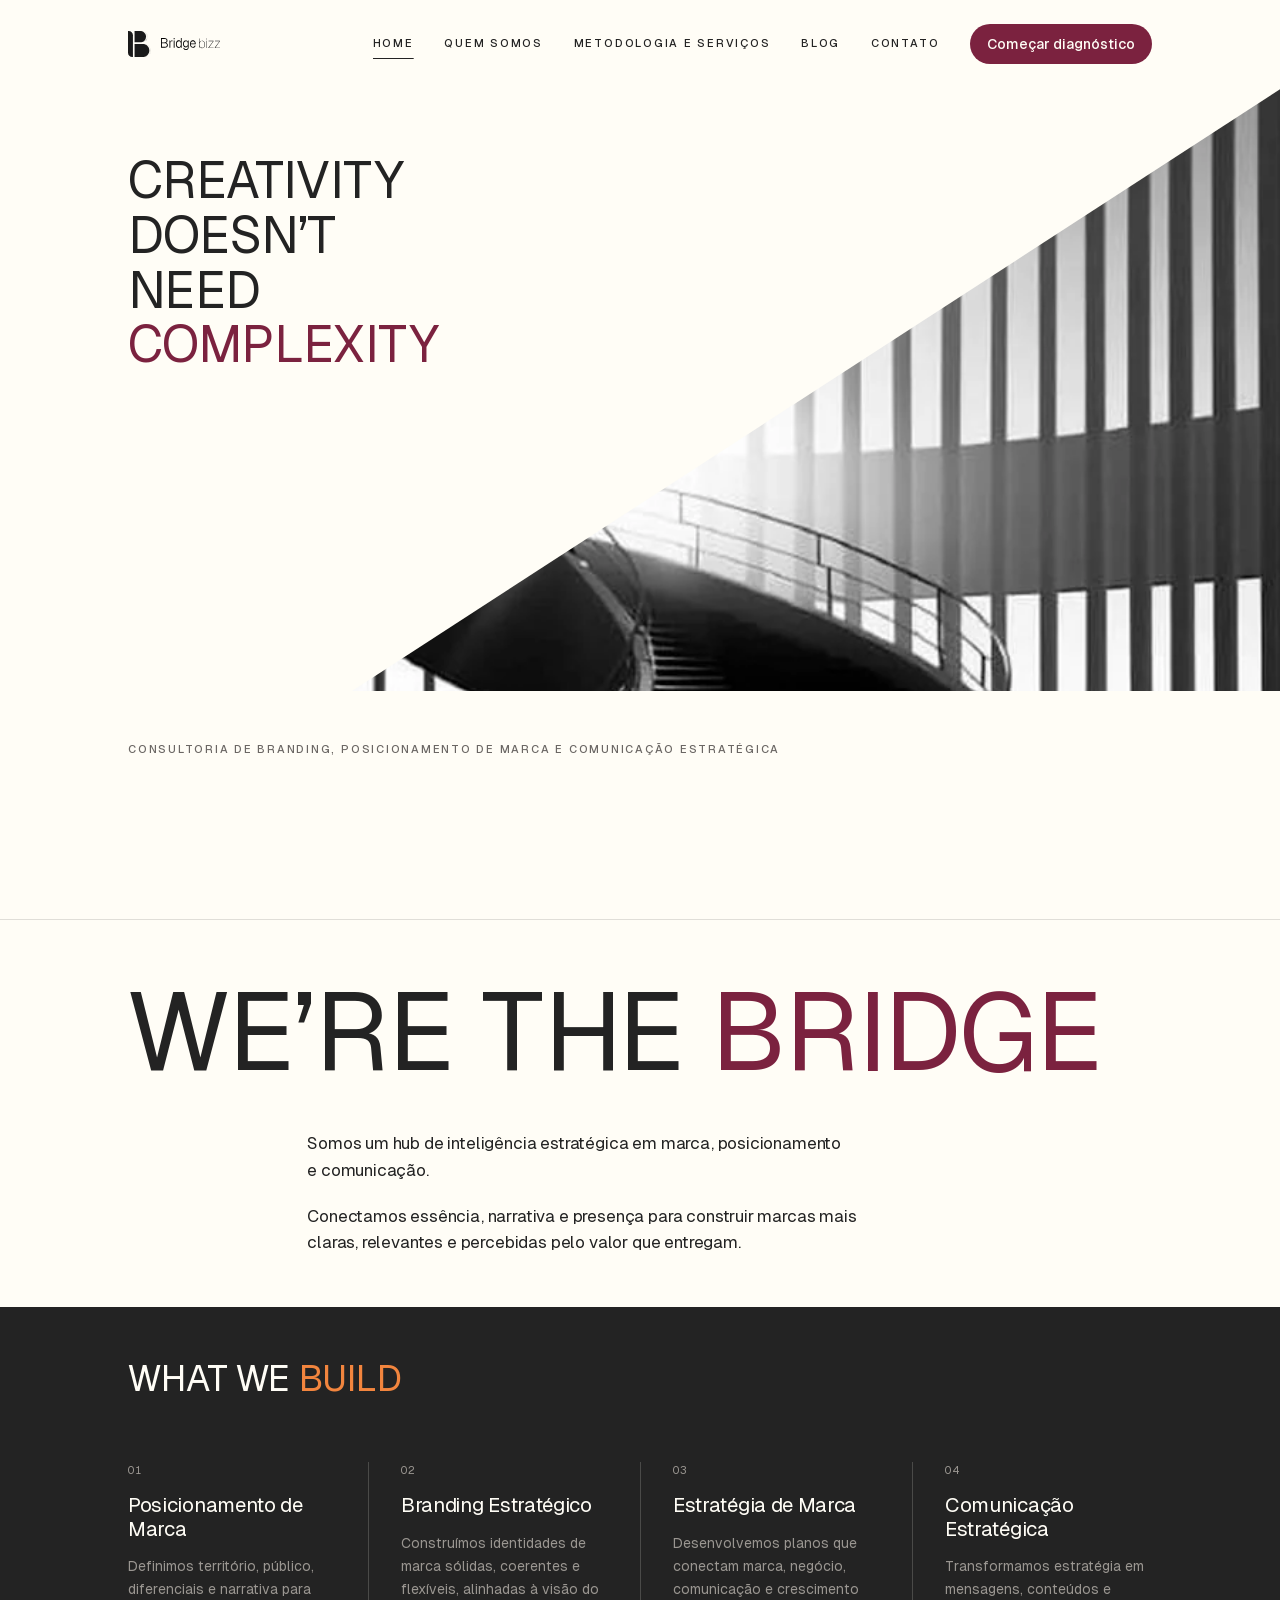
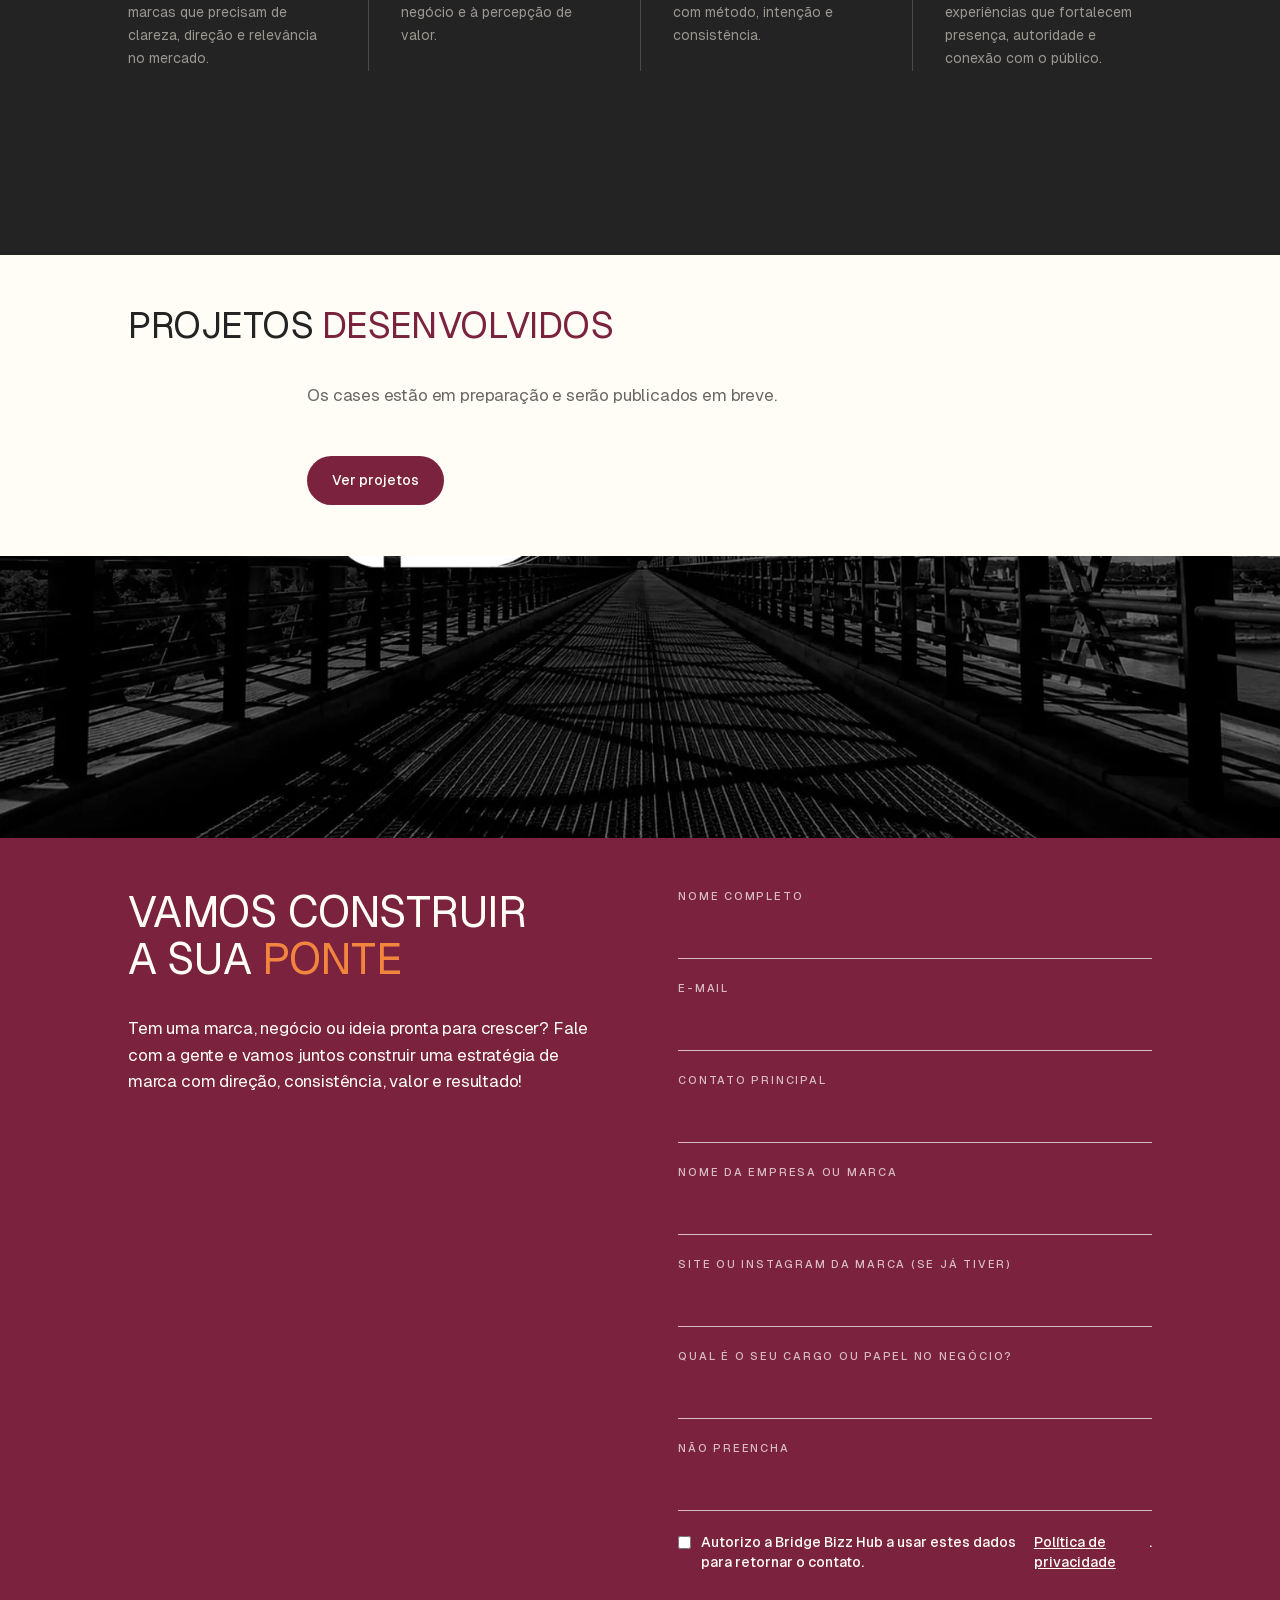
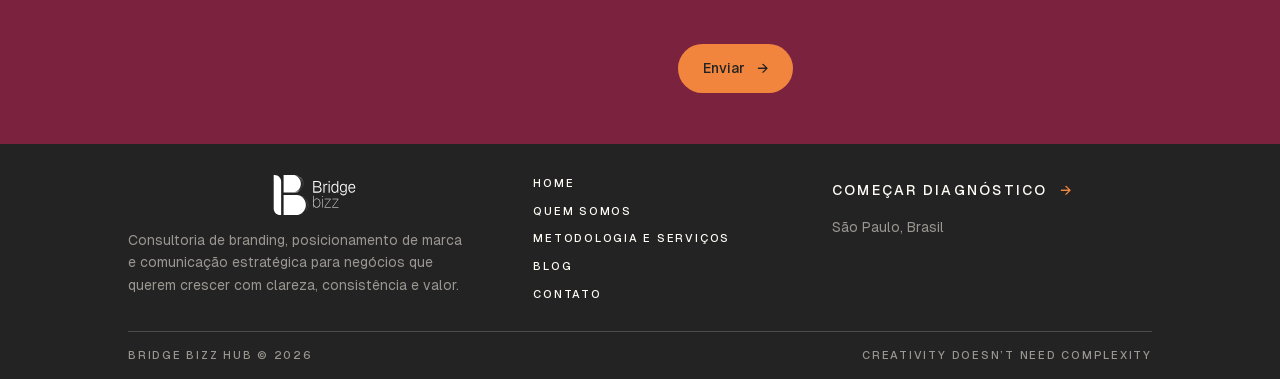
<file: index.html>
<!doctype html>
<html lang="pt-BR" class="no-js">
<head>
<meta charset="utf-8">
<meta name="viewport" content="width=device-width, initial-scale=1">
<title>Bridge Bizz Hub | Consultoria de Branding e Posicionamento de Marca</title>
<meta name="description" content="Consultoria de branding, posicionamento de marca e comunicação estratégica para negócios que querem crescer com clareza, consistência e valor percebido.">
<meta name="robots" content="noindex, nofollow">
<link rel="icon" href="assets/logo/icon-dark.svg">
<link rel="preload" href="assets/fonts/geist-variable.woff2" as="font" type="font/woff2" crossorigin>
<link rel="stylesheet" href="assets/css/style.css">
<meta property="og:type" content="website">
<meta property="og:title" content="Bridge Bizz Hub | Consultoria de Branding e Posicionamento de Marca">
<meta property="og:description" content="Consultoria de branding, posicionamento de marca e comunicação estratégica para negócios que querem crescer com clareza, consistência e valor percebido.">
<meta property="og:image" content="assets/img/hero.webp">
</head>
<body>
<a class="skip-link" href="#main">Pular para o conteúdo</a>

<!-- ========== SHARED: header — replicar em todas as páginas ========== -->
<header class="header surface-light">
  <div class="wrap header__inner">
    <a class="header__logo" href="index.html" aria-label="Bridge Bizz Hub — página inicial"
       style="display:flex;align-items:center;gap:.625rem">
      <img src="assets/logo/icon-dark.svg" alt="" style="height:clamp(20px,2.2vw,26px)">
      <img src="assets/logo/wordmark-inline-dark.svg" alt="Bridge Bizz" style="height:clamp(9px,1vw,12px)">
    </a>
    <button class="nav-toggle" type="button" aria-expanded="false" aria-controls="nav" aria-label="Abrir menu">
      <span></span><span></span><span></span>
    </button>
    <nav class="nav" id="nav" aria-label="Principal">
      <a href="index.html" aria-current="page">Home</a>
      <a href="about.html">Quem Somos</a>
      <a href="metodologia.html">Metodologia e Serviços</a>
      <a href="blog.html">Blog</a>
      <a href="contact.html">Contato</a>
      <a class="btn btn--nav" href="#diagnostico">Começar diagnóstico</a>
    </nav>
  </div>
</header>
<!-- ========== /SHARED: header ========== -->

<main id="main">

  <!-- ---------------------------------------------------------- hero -- -->
  <section class="hero surface-light" aria-labelledby="hero-title">
    <div class="hero__media" data-reveal>
      <img src="assets/img/hero.webp" width="900" height="1080" fetchpriority="high"
           alt="Plano de concreto cortado por sombra dura, com um vão escuro revelando uma escada." data-cms="s1.img1">
    </div>
    <div class="wrap">
      <div class="hero__text">
        <h1 class="display display--hero" id="hero-title" data-reveal data-cms="s1.h11">
          Creativity<br>Doesn’t<br>Need<br><em>Complexity</em>
        </h1>
      </div>
    </div>
  </section>

  <!-- Subtítulo e texto de apoio ficam fora do hero: o canto inferior esquerdo
       é estreito demais por causa do corte diagonal da foto, e em telas médias
       a imagem cobriria o texto. -->
  <section class="section surface-light">
    <div class="wrap">
      <p class="label label--muted" data-reveal style="margin-bottom:clamp(1.25rem,2.4vw,2rem)" data-cms="s2.p1">
        Consultoria de branding, posicionamento de marca e comunicação estratégica
      </p>
      <p class="lead indent" data-reveal style="max-width:54ch" data-cms="s2.p2">
        A Bridge Bizz Hub ajuda marcas e negócios em crescimento a transformar
        essência, estratégia e comunicação em presença clara, consistente e relevante.
      </p>
    </div>
  </section>

  <hr class="rule">

  <!-- ------------------------------------------- 01. we're the bridge -- -->
  <section class="section surface-light" aria-labelledby="bridge-title">
    <div class="wrap">
      <h2 class="display display--statement" id="bridge-title" data-reveal data-cms="s3.h21">We’re the <em>Bridge</em></h2>
      <!-- Bloco único, não duas colunas com filete: o filete afirma itens
           coordenados, e a 768px cada coluna dava 34 caracteres por linha. -->
      <div class="indent" style="margin-top:clamp(1.75rem,3vw,2.5rem);max-width:52ch;display:grid;gap:1.25rem">
        <p class="lead" data-reveal data-cms="s3.p1">Somos um hub de inteligência estratégica em marca, posicionamento e comunicação.</p>
        <p class="lead" data-reveal data-cms="s3.p2">Conectamos essência, narrativa e presença para construir marcas mais claras, relevantes e percebidas pelo valor que entregam.</p>
      </div>
    </div>
  </section>

  <!-- ---------------------------------------------- 02. what we build -- -->
  <section class="section section--roomy surface-dark" aria-labelledby="build-title">
    <div class="wrap">
      <h2 class="display" id="build-title" data-reveal
          style="margin-bottom:clamp(2.5rem,5vw,4rem)" data-cms="s4.h21">What We <em>Build</em></h2>
      <div class="cols cols--ruled">

        <article class="pillar" data-reveal>
          <p class="pillar__n">01</p>
          <h3 class="h3" data-cms="s4.h31">Posicionamento de Marca</h3>
          <p class="pillar__body" data-cms="s4.p1">Definimos território, público, diferenciais e narrativa para marcas que precisam de clareza, direção e relevância no mercado.</p>
        </article>

        <article class="pillar" data-reveal>
          <p class="pillar__n">02</p>
          <h3 class="h3" data-cms="s4.h32">Branding Estratégico</h3>
          <p class="pillar__body" data-cms="s4.p2">Construímos identidades de marca sólidas, coerentes e flexíveis, alinhadas à visão do negócio e à percepção de valor.</p>
        </article>

        <article class="pillar" data-reveal>
          <p class="pillar__n">03</p>
          <h3 class="h3" data-cms="s4.h33">Estratégia de Marca</h3>
          <p class="pillar__body" data-cms="s4.p3">Desenvolvemos planos que conectam marca, negócio, comunicação e crescimento com método, intenção e consistência.</p>
        </article>

        <article class="pillar" data-reveal>
          <p class="pillar__n">04</p>
          <h3 class="h3" data-cms="s4.h34">Comunicação Estratégica</h3>
          <p class="pillar__body" data-cms="s4.p4">Transformamos estratégia em mensagens, conteúdos e experiências que fortalecem presença, autoridade e conexão com o público.</p>
        </article>

      </div>
      <!-- Um destino real com nome visível, no lugar de 4 setas nuas que
           prometiam 4 destinos diferentes e iam todas para a mesma página. -->
      <p data-reveal style="margin-top:clamp(2rem,4vw,3rem)" data-cms="s4.p5">
        <a class="link link--label" href="metodologia.html" data-cms="s4.a1"><span>Ver metodologia e serviços</span><span class="arrow" aria-hidden="true">&#8594;</span></a>
      </p>
    </div>
  </section>

  <!-- --------------------------------------- 03. projetos desenvolvidos -- -->
  <!-- PREENCHER: a cliente ainda vai definir como apresentar os projetos.
       Enquanto isso, a seção leva para a página de projetos. -->
  <section class="section surface-light" aria-labelledby="work-title">
    <div class="wrap">
      <h2 class="display" id="work-title" data-reveal data-cms="s5.h21">Projetos <em>desenvolvidos</em></h2>
      <p class="lead muted indent" data-reveal style="max-width:46ch;margin-top:clamp(1.5rem,3vw,2.25rem)" data-cms="s5.p1">
        Os cases estão em preparação e serão publicados em breve.
      </p>
      <p class="indent" data-reveal style="margin-top:clamp(2rem,4vw,3rem)" data-cms="s5.p2">
        <a class="btn" href="work.html" data-cms="s5.a1">Ver projetos</a>
      </p>
    </div>
  </section>

  <section class="band" aria-hidden="true">
    <img src="assets/img/band-bridge.webp" width="1920" height="346" loading="lazy" alt="" data-cms="s6.img1">
  </section>

  <!-- ------------------------------------------------- 04. formulário -- -->
  <section class="section surface-purple" id="diagnostico" aria-labelledby="form-title">
    <div class="wrap">
      <div class="cols cols--2" style="gap:clamp(2.5rem,6vw,5rem);align-items:start">
        <div>
          <h2 class="display display--cta" id="form-title" data-reveal data-cms="s7.h21">Vamos construir<br>a sua <em>ponte</em></h2>
          <p class="lead" data-reveal style="margin-top:clamp(1.5rem,3vw,2rem);max-width:42ch" data-cms="s7.p1">
            Tem uma marca, negócio ou ideia pronta para crescer? Fale com a gente e vamos
            juntos construir uma estratégia de marca com direção, consistência, valor e resultado!
          </p>
        </div>

        <!-- PREENCHER: definir o endpoint do formulário (Formspree, Basin, Vercel Function…).
             Sem `action`, o envio não sai do navegador. -->
        <form class="form" method="post" data-reveal>
          <p class="field" data-cms="s7.p2">
            <label for="f-nome">Nome completo</label>
            <input id="f-nome" name="nome" type="text" autocomplete="name" required>
          </p>
          <p class="field" data-cms="s7.p3">
            <label for="f-email">E-mail</label>
            <input id="f-email" name="email" type="email" autocomplete="email" required>
          </p>
          <p class="field" data-cms="s7.p4">
            <label for="f-contato">Contato principal</label>
            <input id="f-contato" name="contato" type="tel" autocomplete="tel" required>
          </p>
          <p class="field" data-cms="s7.p5">
            <label for="f-empresa">Nome da empresa ou marca</label>
            <input id="f-empresa" name="empresa" type="text" autocomplete="organization" required>
          </p>
          <p class="field" data-cms="s7.p6">
            <label for="f-site">Site ou Instagram da marca <span class="muted">(se já tiver)</span></label>
            <input id="f-site" name="site" type="text" autocomplete="url">
          </p>
          <p class="field" data-cms="s7.p7">
            <label for="f-cargo">Qual é o seu cargo ou papel no negócio?</label>
            <input id="f-cargo" name="cargo" type="text" autocomplete="organization-title" required>
          </p>
          <p class="field" hidden aria-hidden="true">
            <label for="f-gotcha-index">Não preencha</label>
            <input id="f-gotcha-index" name="_gotcha" type="text" tabindex="-1" autocomplete="off">
          </p>
          <p class="field field--check">
            <label><input name="consentimento" type="checkbox" required>
              Autorizo a Bridge Bizz Hub a usar estes dados para retornar o contato.
              <a href="privacidade.html">Política de privacidade</a>.</label>
          </p>
          <p class="form__aviso" data-form-aviso role="status" aria-live="polite"></p>
          <button class="btn" type="submit">Enviar<span class="arrow" aria-hidden="true">&#8594;</span></button>
        </form>
      </div>
    </div>
  </section>

</main>

<!-- ========== SHARED: footer — replicar em todas as páginas ========== -->
<footer class="footer surface-dark">
  <div class="wrap">
    <div class="footer__top">
      <div class="footer__brand">
        <img src="assets/logo/lockup-light.svg" alt="Bridge Bizz">
        <p class="small muted" style="max-width:34ch">Consultoria de branding, posicionamento de marca e comunicação estratégica para negócios que querem crescer com clareza, consistência e valor.</p>
      </div>
      <nav class="footer__col footer__col--nav" aria-label="Rodapé">
        <a href="index.html">Home</a>
        <a href="about.html">Quem Somos</a>
        <a href="metodologia.html">Metodologia e Serviços</a>
        <a href="blog.html">Blog</a>
        <a href="contact.html">Contato</a>
      </nav>
      <!-- PREENCHER: e-mail, telefone e URLs das redes — não vieram no documento de copy. -->
      <div class="footer__col">
        <a class="link link--label" href="contact.html"><span>Começar diagnóstico</span><span class="arrow" aria-hidden="true">&#8594;</span></a>
        <p class="small muted">São Paulo, Brasil</p>
      </div>
    </div>
    <div class="footer__bottom">
      <p class="label label--muted">Bridge Bizz Hub &copy; 2026</p>
      <p class="label label--muted">Creativity doesn’t need complexity</p>
    </div>
  </div>
</footer>
<!-- ========== /SHARED: footer ========== -->

<script>window.BB_CMS={url:"",anon:""}; /* PREENCHER: URL e chave anon do projeto Supabase */</script>
<script src="assets/js/cms.js" defer></script>
<script src="assets/js/main.js" defer></script>
</body>
</html>
</file>
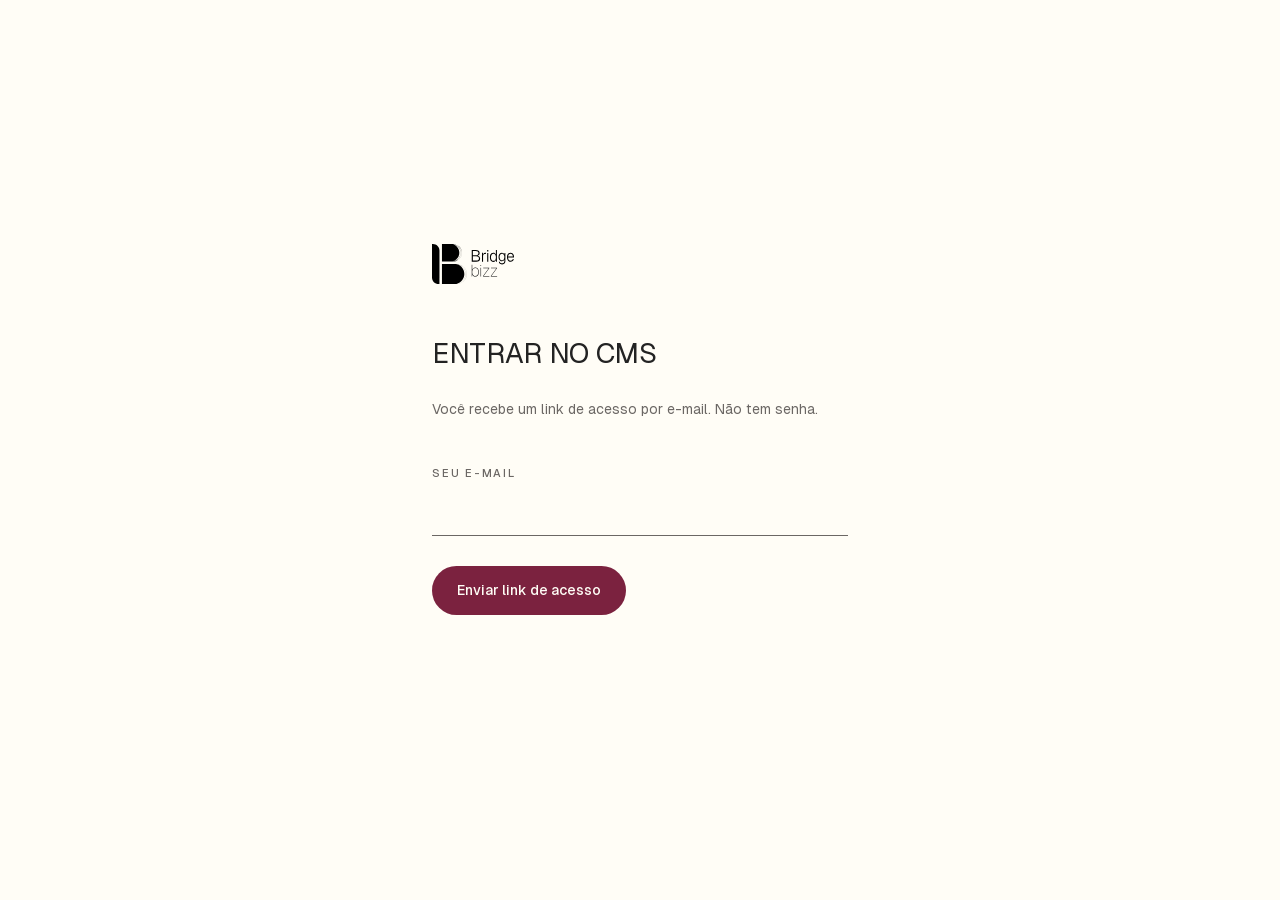
<file: admin/index.html>
<!doctype html>
<html lang="pt-BR">
<head>
<meta charset="utf-8">
<meta name="viewport" content="width=device-width, initial-scale=1">
<meta name="robots" content="noindex, nofollow">
<title>CMS — Bridge Bizz Hub</title>
<link rel="icon" href="../assets/logo/icon-dark.svg">
<link rel="stylesheet" href="../assets/css/style.css">
<link rel="stylesheet" href="admin.css">
</head>
<body class="surface-light">

<!-- PREENCHER: URL e chave anon do projeto Supabase (a mesma das páginas). -->
<script>window.BB_CMS = { url: "", anon: "" };</script>

<!-- entrada ------------------------------------------------------------- -->
<section id="login" class="login" hidden>
  <form class="form" id="form-login">
    <img src="../assets/logo/lockup-dark.svg" alt="Bridge Bizz" style="height:40px;margin-bottom:2rem">
    <h1 class="display" style="font-size:1.75rem;margin-bottom:.5rem">Entrar no CMS</h1>
    <p class="small muted" style="margin-bottom:1.5rem">Você recebe um link de acesso por e-mail. Não tem senha.</p>
    <p class="field">
      <label for="li-email">Seu e-mail</label>
      <input id="li-email" type="email" autocomplete="email" required>
    </p>
    <button class="btn" type="submit">Enviar link de acesso</button>
    <p class="form__aviso" id="login-aviso" role="status" aria-live="polite"></p>
  </form>
</section>

<!-- aplicação ------------------------------------------------------------ -->
<div id="app" hidden>
  <header class="adm-top">
    <div class="adm-top__marca">
      <img src="../assets/logo/icon-dark.svg" alt="" style="height:22px">
      <strong>CMS</strong>
    </div>
    <nav class="adm-abas" id="abas">
      <button data-aba="paginas" class="is-ativa">Páginas</button>
      <button data-aba="blog">Blog</button>
      <button data-aba="mensagens">Mensagens <span class="badge" id="badge-msg" hidden></span></button>
      <button data-aba="usuarios">Usuários</button>
    </nav>
    <div class="adm-top__user">
      <span class="small muted" id="quem"></span>
      <button class="btn btn--fantasma" id="sair">Sair</button>
    </div>
  </header>

  <main class="adm-main">
    <!-- ------------------------------------------------------- páginas -- -->
    <section data-painel="paginas">
      <div class="adm-cab">
        <div>
          <h2 class="h3">Texto e imagens das páginas</h2>
          <p class="small muted">O que estiver em branco continua com o texto atual do site.</p>
        </div>
        <div class="adm-cab__acoes">
          <select id="sel-pagina" aria-label="Página"></select>
          <button class="btn" id="salvar-pagina">Salvar página</button>
        </div>
      </div>
      <div id="campos" class="adm-campos"></div>
    </section>

    <!-- ---------------------------------------------------------- blog -- -->
    <section data-painel="blog" hidden>
      <div class="adm-cab">
        <div><h2 class="h3">Blog</h2><p class="small muted">The Bridge Journal</p></div>
        <button class="btn" id="post-novo">Novo post</button>
      </div>
      <div class="adm-split">
        <ul class="adm-lista" id="lista-posts"></ul>
        <form class="form" id="form-post" hidden>
          <p class="field"><label for="po-titulo">Título</label><input id="po-titulo" required></p>
          <p class="field"><label for="po-slug">Endereço (slug)</label><input id="po-slug" required pattern="[a-z0-9-]+"></p>
          <p class="field"><label for="po-resumo">Resumo</label><textarea id="po-resumo" rows="2"></textarea></p>
          <p class="field"><label for="po-capa">Imagem de capa</label><input id="po-capa" type="file" accept="image/*"></p>
          <p class="field"><label for="po-corpo">Texto <span class="muted">(markdown)</span></label><textarea id="po-corpo" rows="16"></textarea></p>
          <p class="field field--check"><label><input id="po-publicado" type="checkbox"> Publicado</label></p>
          <div class="adm-acoes">
            <button class="btn" type="submit">Salvar post</button>
            <button class="btn btn--fantasma" type="button" id="post-apagar">Apagar</button>
          </div>
          <p class="form__aviso" id="post-aviso" role="status" aria-live="polite"></p>
        </form>
      </div>
    </section>

    <!-- ----------------------------------------------------- mensagens -- -->
    <section data-painel="mensagens" hidden>
      <div class="adm-cab">
        <div><h2 class="h3">Mensagens do formulário</h2><p class="small muted" id="msg-contagem"></p></div>
        <button class="btn btn--fantasma" id="msg-csv">Baixar CSV</button>
      </div>
      <div id="lista-msg" class="adm-msgs"></div>
    </section>

    <!-- ------------------------------------------------------ usuários -- -->
    <section data-painel="usuarios" hidden>
      <div class="adm-cab">
        <div>
          <h2 class="h3">Quem acessa o CMS</h2>
          <p class="small muted">A pessoa entra pelo e-mail cadastrado aqui, sem senha.</p>
        </div>
      </div>
      <form class="form form--linha" id="form-membro">
        <p class="field"><label for="me-nome">Nome</label><input id="me-nome" required></p>
        <p class="field"><label for="me-email">E-mail</label><input id="me-email" type="email" required></p>
        <p class="field"><label for="me-papel">Papel</label>
          <select id="me-papel"><option value="editor">Editor</option><option value="admin">Admin</option></select></p>
        <button class="btn" type="submit">Adicionar</button>
      </form>
      <p class="form__aviso" id="membro-aviso" role="status" aria-live="polite"></p>
      <ul class="adm-lista" id="lista-membros"></ul>
    </section>
  </main>
</div>

<script type="module" src="admin.js"></script>
</body>
</html>
</file>
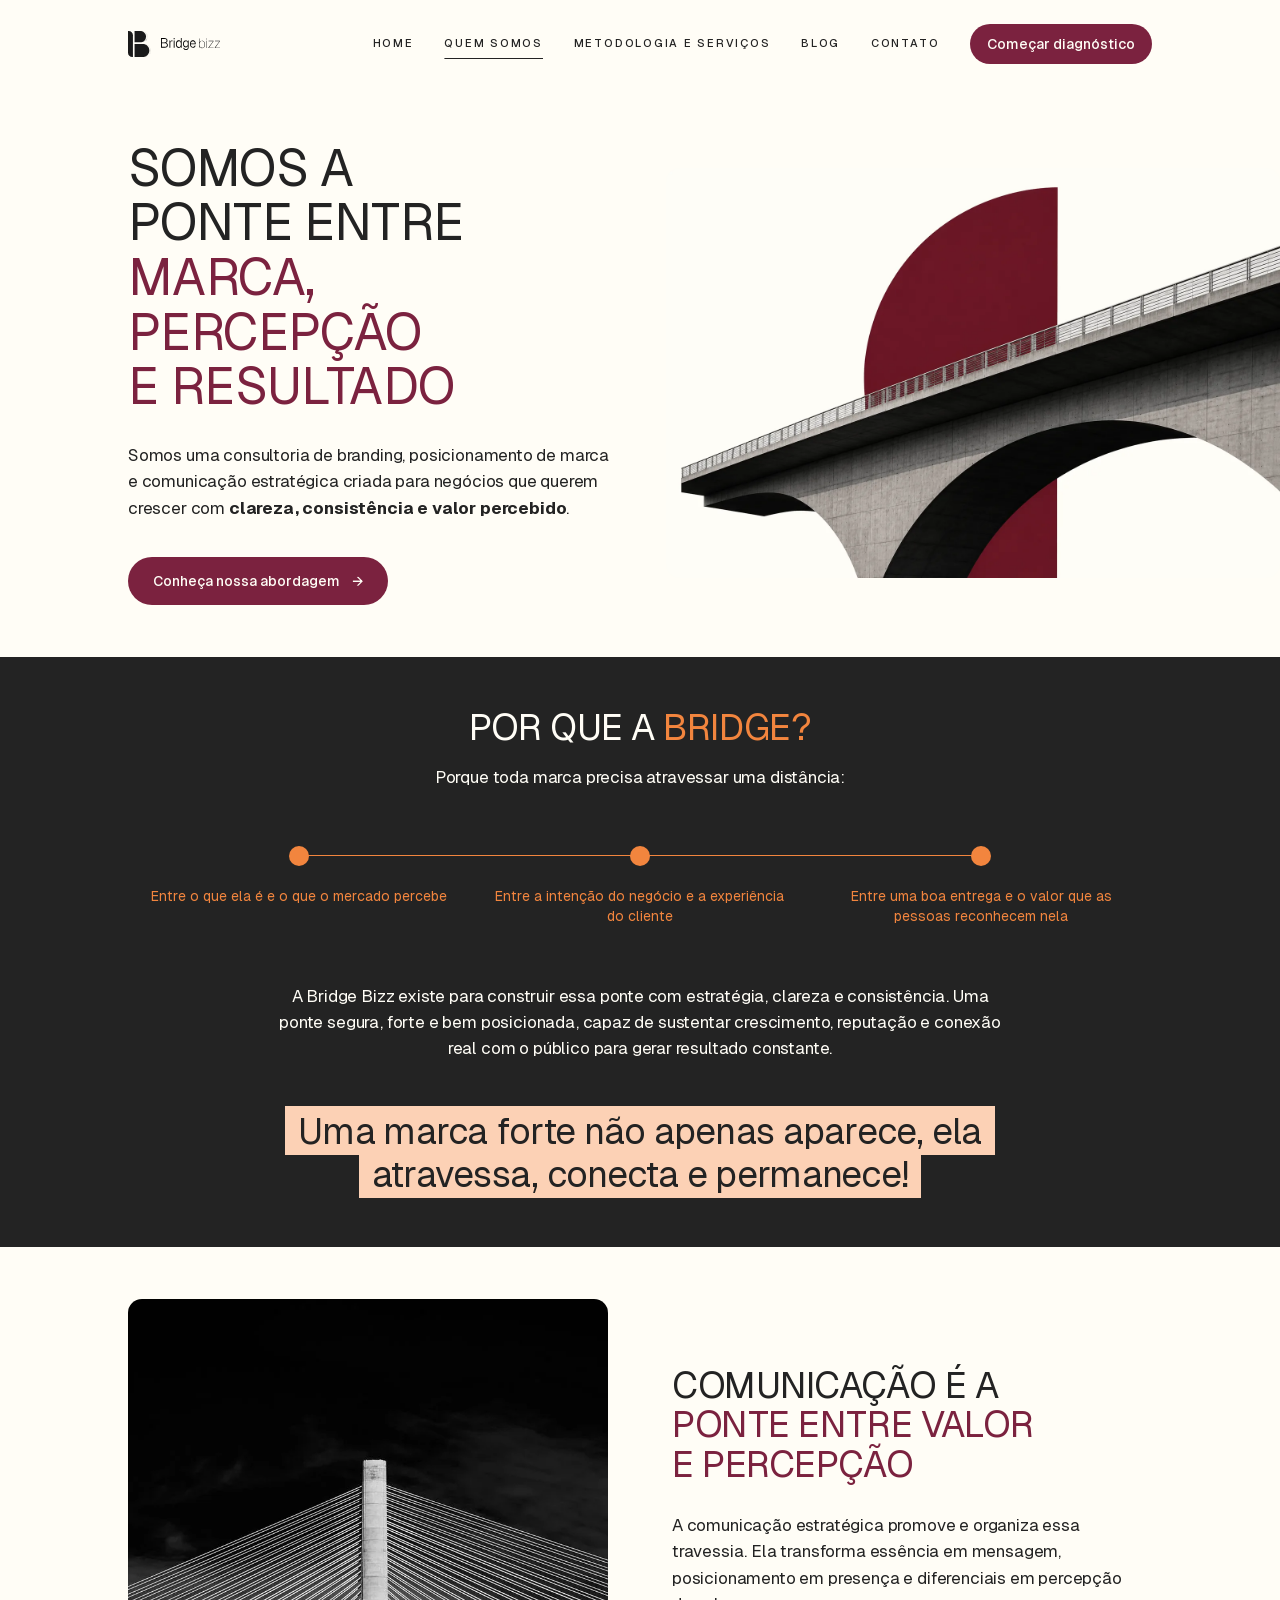
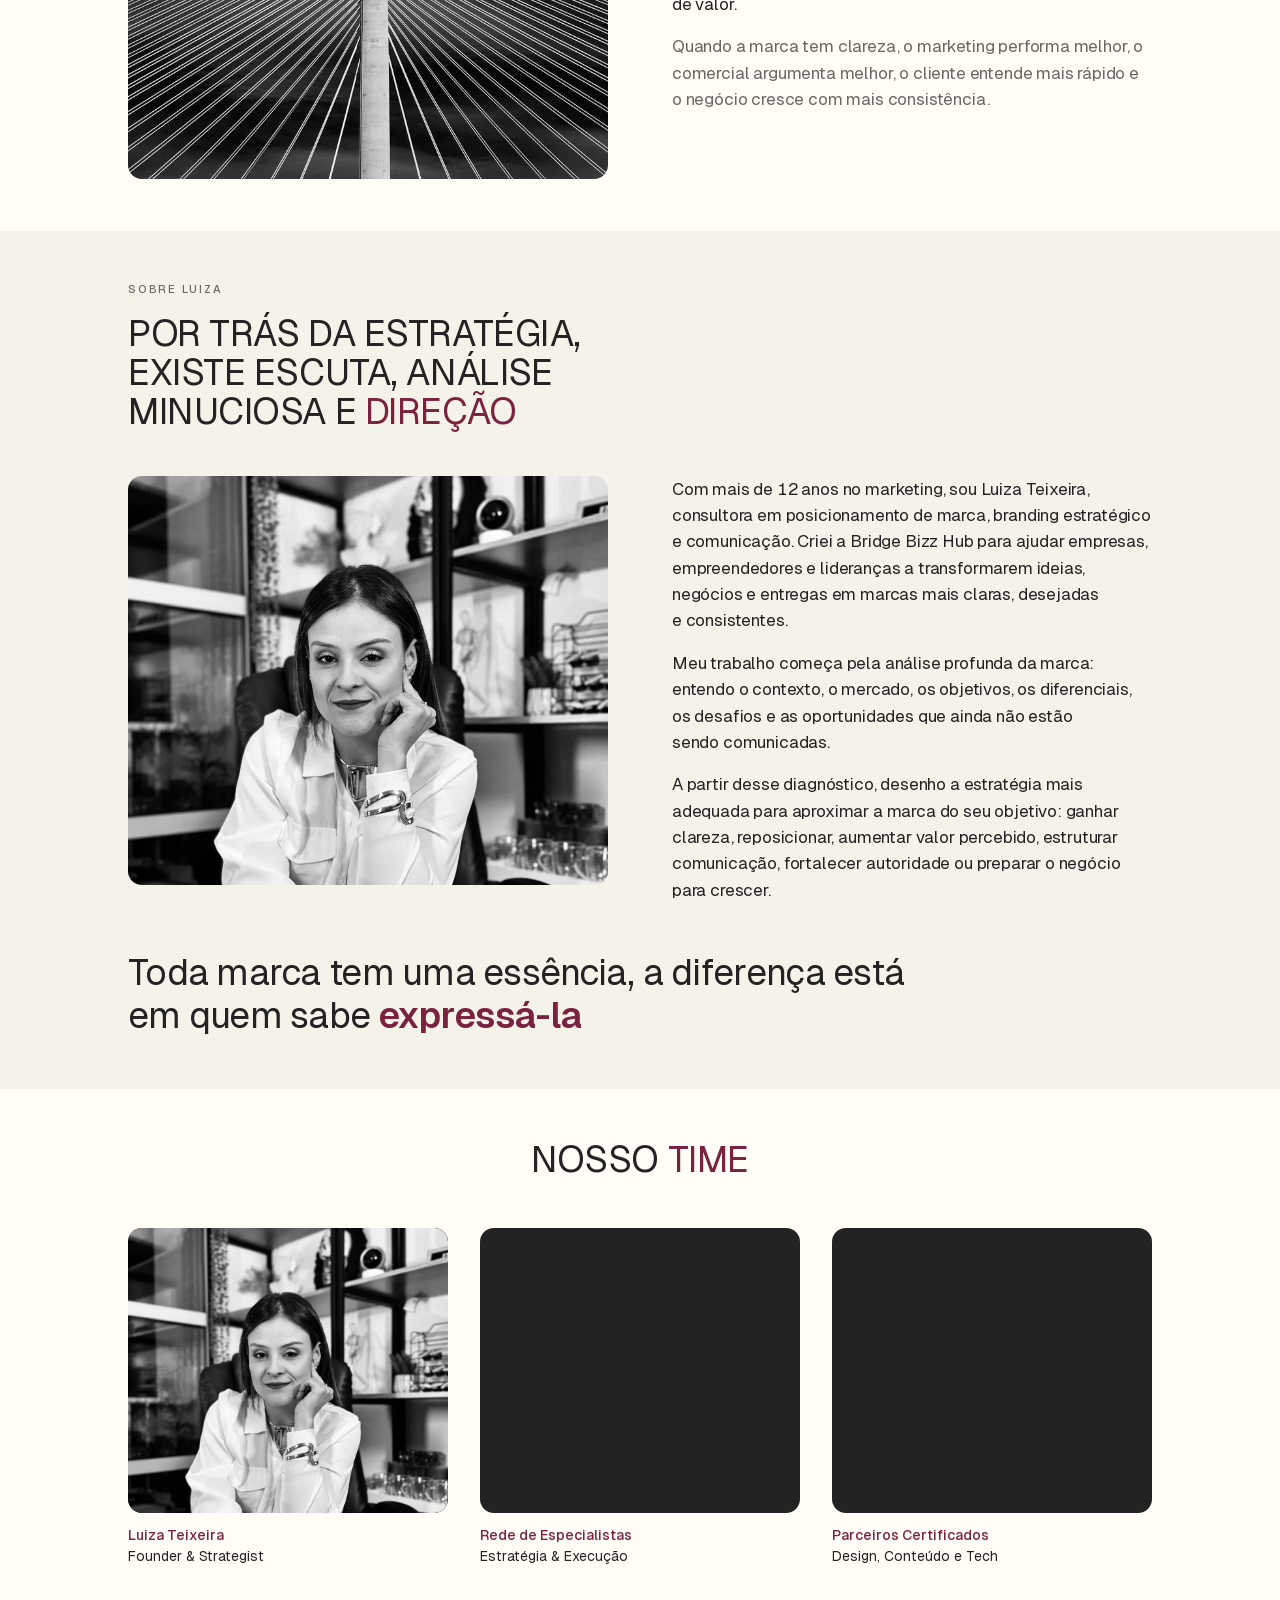
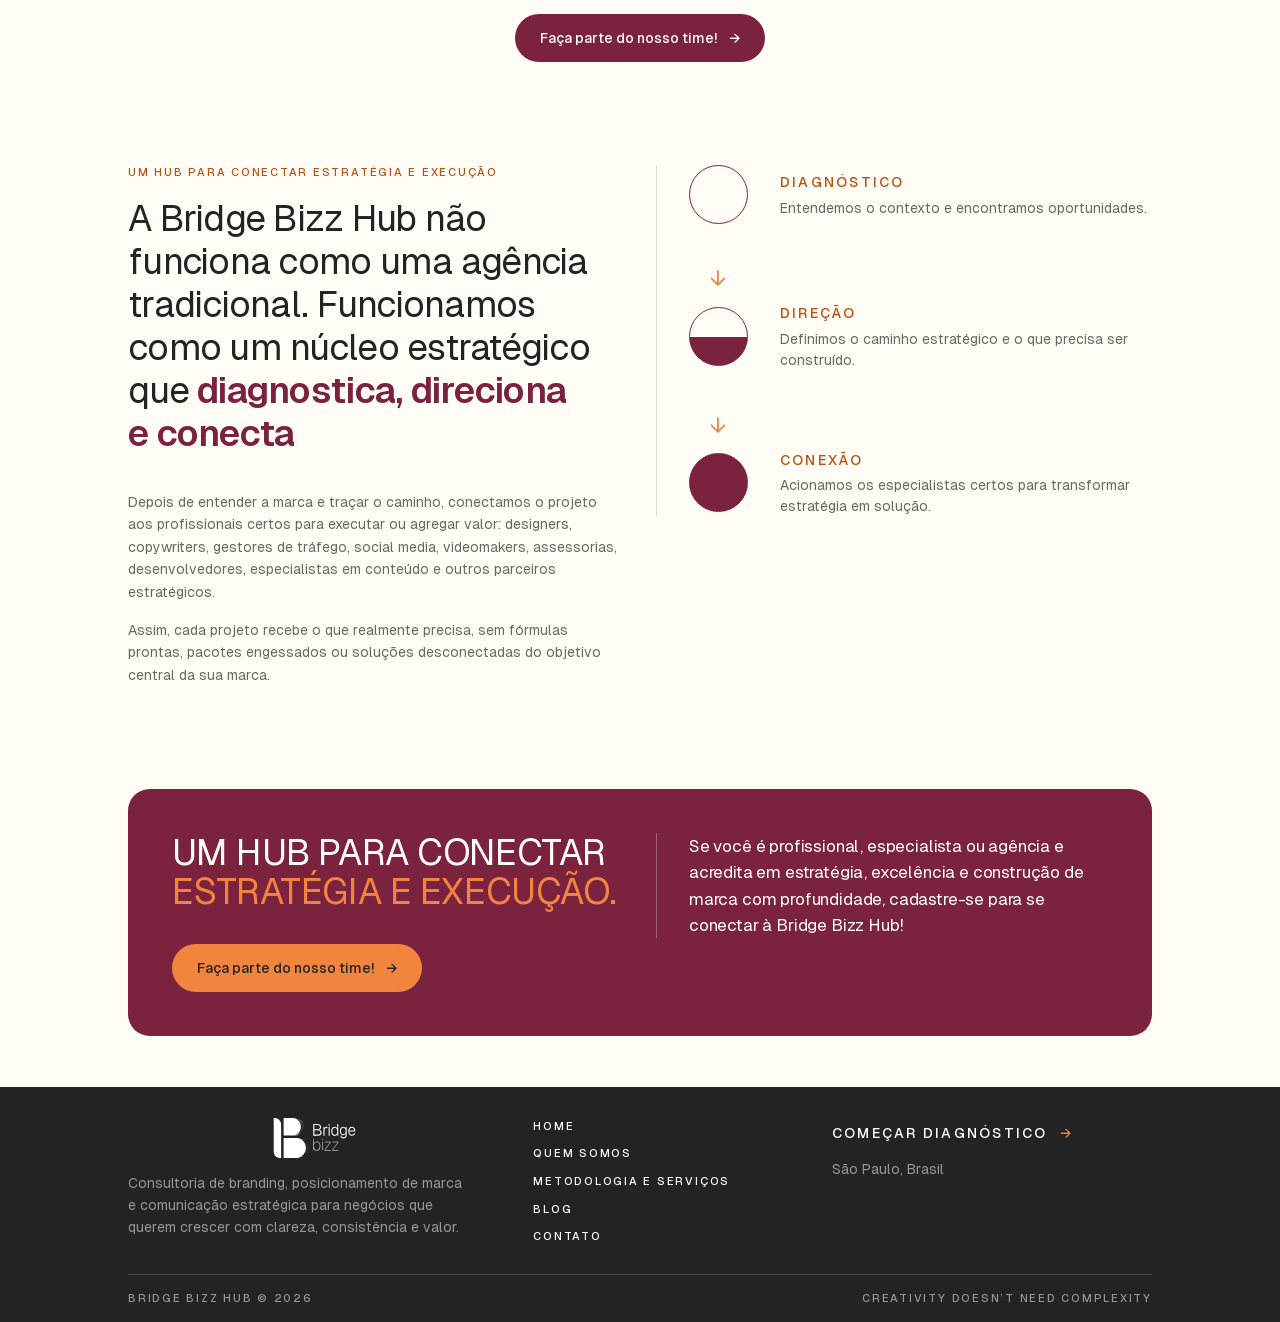
<file: about.html>
<!doctype html>
<html lang="pt-BR" class="no-js">
<head>
<meta charset="utf-8">
<meta name="viewport" content="width=device-width, initial-scale=1">
<title>Quem Somos | Bridge Bizz Hub</title>
<meta name="description" content="Somos a ponte entre marca, percepção e resultado. Consultoria de branding, posicionamento de marca e comunicação estratégica fundada por Luiza Teixeira.">
<meta name="robots" content="noindex, nofollow">
<link rel="icon" href="assets/logo/icon-dark.svg">
<link rel="preload" href="assets/fonts/geist-variable.woff2" as="font" type="font/woff2" crossorigin>
<link rel="stylesheet" href="assets/css/style.css">
<meta property="og:type" content="website">
<meta property="og:title" content="Quem Somos | Bridge Bizz Hub">
<meta property="og:description" content="Somos a ponte entre marca, percepção e resultado. Consultoria de branding, posicionamento de marca e comunicação estratégica.">
<meta property="og:image" content="assets/img/bridge-arch.webp">
</head>
<body>
<a class="skip-link" href="#main">Pular para o conteúdo</a>

<!-- ========== SHARED: header — replicar em todas as páginas ========== -->
<header class="header surface-light">
  <div class="wrap header__inner">
    <a class="header__logo" href="index.html" aria-label="Bridge Bizz Hub — página inicial"
       style="display:flex;align-items:center;gap:.625rem">
      <img src="assets/logo/icon-dark.svg" alt="" style="height:clamp(20px,2.2vw,26px)">
      <img src="assets/logo/wordmark-inline-dark.svg" alt="Bridge Bizz" style="height:clamp(9px,1vw,12px)">
    </a>
    <button class="nav-toggle" type="button" aria-expanded="false" aria-controls="nav" aria-label="Abrir menu">
      <span></span><span></span><span></span>
    </button>
    <nav class="nav" id="nav" aria-label="Principal">
      <a href="index.html">Home</a>
      <a href="about.html" aria-current="page">Quem Somos</a>
      <a href="metodologia.html">Metodologia e Serviços</a>
      <a href="blog.html">Blog</a>
      <a href="contact.html">Contato</a>
      <a class="btn btn--nav" href="contact.html">Começar diagnóstico</a>
    </nav>
  </div>
</header>
<!-- ========== /SHARED: header ========== -->

<main id="main">

  <!-- ---------------------------------------------------------- hero -- -->
  <!-- Mockup: título à esquerda, foto sangrando no canto superior direito. -->
  <section class="section surface-light" aria-labelledby="pg-title">
    <div class="wrap">
      <div class="cols cols--2" style="gap:clamp(2rem,4vw,3.5rem);align-items:center">
        <div>
          <h1 class="display" id="pg-title" data-reveal data-cms="s1.h11">Somos a ponte entre<br><em>marca, percepção<br>e resultado</em></h1>
          <p class="lead" data-reveal style="max-width:44ch;margin-top:clamp(1.25rem,2.4vw,1.75rem)" data-cms="s1.p1">
            Somos uma consultoria de branding, posicionamento de marca e comunicação
            estratégica criada para negócios que querem crescer com
            <strong>clareza, consistência e valor percebido</strong>.
          </p>
          <p data-reveal style="margin-top:clamp(1.5rem,3vw,2.25rem)" data-cms="s1.p2">
            <a class="btn" href="metodologia.html" data-cms="s1.a1">Conheça nossa abordagem<span class="arrow" aria-hidden="true">&#8594;</span></a>
          </p>
        </div>
        <div class="bleed-right" data-reveal>
          <img src="assets/img/bridge-arch.webp" width="1536" height="1024" fetchpriority="high"
               alt="Arco de uma ponte de concreto recortado sobre um círculo bordô." data-cms="s1.img1">
        </div>
      </div>
    </div>
  </section>

  <!-- ------------------------------------------------- por que a bridge -- -->
  <section class="section surface-dark" aria-labelledby="why-title">
    <div class="wrap">
      <h2 class="display center" id="why-title" data-reveal style="max-width:20ch" data-cms="s2.h21">Por que a <em>Bridge?</em></h2>
      <p class="lead center" data-reveal style="max-width:52ch;margin-top:clamp(.75rem,1.4vw,1rem)" data-cms="s2.p1">
        Porque toda marca precisa atravessar uma distância:
      </p>
      <ul class="timeline" role="list" data-reveal style="margin-top:clamp(2.5rem,5vw,3.5rem)">
        <li data-cms="s2.li1">Entre o que ela é e o que o mercado percebe</li>
        <li data-cms="s2.li2">Entre a intenção do negócio e a experiência do cliente</li>
        <li data-cms="s2.li3">Entre uma boa entrega e o valor que as pessoas reconhecem nela</li>
      </ul>
      <p class="lead center" data-reveal style="max-width:66ch;margin-top:clamp(2.5rem,5vw,3.5rem)" data-cms="s2.p2">
        A Bridge Bizz existe para construir essa ponte com estratégia, clareza e
        consistência. Uma ponte segura, forte e bem posicionada, capaz de sustentar
        crescimento, reputação e conexão real com o público para gerar resultado constante.
      </p>
      <p class="statement center" data-reveal style="max-width:30ch;margin-top:clamp(2rem,4vw,3rem)" data-cms="s2.p3">
        <span class="mark" data-cms="s2.span1">Uma marca forte não apenas aparece,
        ela atravessa, conecta e permanece!</span>
      </p>
    </div>
  </section>

  <!-- ------------------------------------------- a ponte: conceito base -- -->
  <!-- Mockup: foto à esquerda, texto à direita. -->
  <section class="section surface-light" aria-labelledby="concept-title">
    <div class="wrap">
      <div class="cols cols--2" style="gap:clamp(2rem,5vw,4rem);align-items:center">
        <div data-reveal>
          <img src="assets/img/pylon.webp" width="736" height="736" loading="lazy"
               alt="Mastro de uma ponte estaiada com os cabos abertos em leque, em preto e branco." data-cms="s3.img1">
        </div>
        <div>
          <h2 class="display" id="concept-title" data-reveal data-cms="s3.h21">Comunicação é a<br><em>ponte entre valor<br>e percepção</em></h2>
          <p class="lead" data-reveal style="margin-top:clamp(1.25rem,2.4vw,1.75rem)" data-cms="s3.p1">
            A comunicação estratégica promove e organiza essa travessia. Ela transforma
            essência em mensagem, posicionamento em presença e diferenciais em percepção de valor.
          </p>
          <p class="lead muted" data-reveal style="margin-top:1rem" data-cms="s3.p2">
            Quando a marca tem clareza, o marketing performa melhor, o comercial argumenta
            melhor, o cliente entende mais rápido e o negócio cresce com mais consistência.
          </p>
        </div>
      </div>
    </div>
  </section>

  <!-- ------------------------------------------------------ sobre luiza -- -->
  <!-- Não está no mockup, mas está no documento de copy final. Segue o mesmo
       sistema das outras seções: foto de um lado, texto do outro. -->
  <section class="section surface-paper" aria-labelledby="lu-title">
    <div class="wrap">
      <p class="label label--muted" data-reveal style="margin-bottom:1rem" data-cms="s4.p1">Sobre Luiza</p>
      <h2 class="display" id="lu-title" data-reveal data-cms="s4.h21">Por trás da estratégia,<br>existe escuta, análise<br>minuciosa e <em>direção</em></h2>
      <div class="cols cols--2" style="gap:clamp(2rem,5vw,4rem);align-items:start;margin-top:clamp(1.75rem,3.5vw,2.75rem)">
        <div data-reveal>
          <img src="assets/img/luiza.webp" width="900" height="1200" loading="lazy"
               style="width:100%;height:clamp(20rem,32vw,28rem);object-fit:cover;object-position:50% 22%"
               alt="Luiza Teixeira, fundadora da Bridge Bizz Hub, sentada em uma poltrona, em preto e branco." data-cms="s4.img1">
        </div>
        <div style="display:grid;gap:1rem">
          <p class="lead" data-reveal data-cms="s4.p2">
            Com mais de 12 anos no marketing, sou Luiza Teixeira, consultora em posicionamento
            de marca, branding estratégico e comunicação. Criei a Bridge Bizz Hub para ajudar
            empresas, empreendedores e lideranças a transformarem ideias, negócios e entregas
            em marcas mais claras, desejadas e consistentes.
          </p>
          <p class="lead" data-reveal data-cms="s4.p3">
            Meu trabalho começa pela análise profunda da marca: entendo o contexto, o mercado,
            os objetivos, os diferenciais, os desafios e as oportunidades que ainda não estão
            sendo comunicadas.
          </p>
          <p class="lead" data-reveal data-cms="s4.p4">
            A partir desse diagnóstico, desenho a estratégia mais adequada para aproximar a
            marca do seu objetivo: ganhar clareza, reposicionar, aumentar valor percebido,
            estruturar comunicação, fortalecer autoridade ou preparar o negócio para crescer.
          </p>
        </div>
      </div>
      <p class="statement" data-reveal style="max-width:34ch;margin-top:clamp(2rem,4vw,3rem)" data-cms="s4.p5">
        Toda marca tem uma essência, a diferença está em quem sabe <em>expressá-la</em>
      </p>
    </div>
  </section>

  <!-- ------------------------------------------------------- nosso time -- -->
  <!-- PREENCHER: faltam as fotos da rede de especialistas e dos parceiros;
       no mockup esses dois cards também estão vazios. -->
  <section class="section surface-light" aria-labelledby="time-title">
    <div class="wrap">
      <h2 class="display center" id="time-title" data-reveal style="margin-bottom:clamp(2rem,4vw,3rem)" data-cms="s5.h21">Nosso <em>time</em></h2>
      <div class="team">
        <figure data-reveal>
          <div class="team__media">
            <img src="assets/img/luiza.webp" width="900" height="1200" loading="lazy"
                 style="object-position:50% 20%" alt="Retrato de Luiza Teixeira." data-cms="s5.img1">
          </div>
          <figcaption><b>Luiza Teixeira</b>Founder &amp; Strategist</figcaption>
        </figure>
        <figure data-reveal>
          <div class="team__media"></div>
          <figcaption><b>Rede de Especialistas</b>Estratégia &amp; Execução</figcaption>
        </figure>
        <figure data-reveal>
          <div class="team__media"></div>
          <figcaption><b>Parceiros Certificados</b>Design, Conteúdo e Tech</figcaption>
        </figure>
      </div>
      <p class="center" data-reveal style="margin-top:clamp(2rem,4vw,3rem)" data-cms="s5.p1">
        <a class="btn" href="contact.html" data-cms="s5.a1">Faça parte do nosso time!<span class="arrow" aria-hidden="true">&#8594;</span></a>
      </p>
    </div>
  </section>

  <!-- --------------------------------------------------- hub estratégico -- -->
  <section class="section surface-light" aria-labelledby="hub-title">
    <div class="wrap">
      <div class="split">
        <div>
          <p class="label" data-reveal style="color:var(--accent-ink);margin-bottom:1rem" data-cms="s6.p1">Um hub para conectar estratégia e execução</p>
          <p class="statement" id="hub-title" data-reveal data-cms="s6.p2">
            A Bridge Bizz Hub não funciona como uma agência tradicional. Funcionamos
            como um núcleo estratégico que <em>diagnostica, direciona e conecta</em>
          </p>
          <div style="display:grid;gap:1rem;margin-top:clamp(1.5rem,3vw,2.25rem);max-width:58ch">
            <p class="small muted" data-reveal data-cms="s6.p3">
              Depois de entender a marca e traçar o caminho, conectamos o projeto aos
              profissionais certos para executar ou agregar valor: designers, copywriters,
              gestores de tráfego, social media, videomakers, assessorias, desenvolvedores,
              especialistas em conteúdo e outros parceiros estratégicos.
            </p>
            <p class="small muted" data-reveal data-cms="s6.p4">
              Assim, cada projeto recebe o que realmente precisa, sem fórmulas prontas,
              pacotes engessados ou soluções desconectadas do objetivo central da sua marca.
            </p>
          </div>
        </div>
        <ol class="flow" role="list" data-reveal>
          <li data-cms="s6.li1">
            <div><h3 data-cms="s6.h31">Diagnóstico</h3><p data-cms="s6.p5">Entendemos o contexto e encontramos oportunidades.</p></div>
          </li>
          <li data-cms="s6.li2">
            <div><h3 data-cms="s6.h32">Direção</h3><p data-cms="s6.p6">Definimos o caminho estratégico e o que precisa ser construído.</p></div>
          </li>
          <li data-cms="s6.li3">
            <div><h3 data-cms="s6.h33">Conexão</h3><p data-cms="s6.p7">Acionamos os especialistas certos para transformar estratégia em solução.</p></div>
          </li>
        </ol>
      </div>
    </div>
  </section>

  <!-- ------------------------------------------------------ parceiros -- -->
  <section class="section surface-light" aria-labelledby="pt-title">
    <div class="wrap">
      <div class="panel surface-purple" data-reveal>
        <div class="split">
          <div>
            <h2 class="display" id="pt-title" data-cms="s7.h21">Um hub para conectar<br><em>estratégia e execução.</em></h2>
            <p style="margin-top:clamp(1.5rem,3vw,2rem)" data-cms="s7.p1">
              <a class="btn" href="contact.html" data-cms="s7.a1">Faça parte do nosso time!<span class="arrow" aria-hidden="true">&#8594;</span></a>
            </p>
          </div>
          <p class="lead" data-cms="s7.p2">
            Se você é profissional, especialista ou agência e acredita em estratégia,
            excelência e construção de marca com profundidade, cadastre-se para
            se conectar à Bridge Bizz Hub!
          </p>
        </div>
      </div>
    </div>
  </section>

</main>

<!-- ========== SHARED: footer — replicar em todas as páginas ========== -->
<footer class="footer surface-dark">
  <div class="wrap">
    <div class="footer__top">
      <div class="footer__brand">
        <img src="assets/logo/lockup-light.svg" alt="Bridge Bizz">
        <p class="small muted" style="max-width:34ch">Consultoria de branding, posicionamento de marca e comunicação estratégica para negócios que querem crescer com clareza, consistência e valor.</p>
      </div>
      <nav class="footer__col footer__col--nav" aria-label="Rodapé">
        <a href="index.html">Home</a>
        <a href="about.html">Quem Somos</a>
        <a href="metodologia.html">Metodologia e Serviços</a>
        <a href="blog.html">Blog</a>
        <a href="contact.html">Contato</a>
      </nav>
      <!-- PREENCHER: e-mail, telefone e URLs das redes — não vieram no documento de copy. -->
      <div class="footer__col">
        <a class="link link--label" href="contact.html"><span>Começar diagnóstico</span><span class="arrow" aria-hidden="true">&#8594;</span></a>
        <p class="small muted">São Paulo, Brasil</p>
      </div>
    </div>
    <div class="footer__bottom">
      <p class="label label--muted">Bridge Bizz Hub &copy; 2026</p>
      <p class="label label--muted">Creativity doesn’t need complexity</p>
    </div>
  </div>
</footer>
<!-- ========== /SHARED: footer ========== -->

<script>window.BB_CMS={url:"",anon:""}; /* PREENCHER: URL e chave anon do projeto Supabase */</script>
<script src="assets/js/cms.js" defer></script>
<script src="assets/js/main.js" defer></script>
</body>
</html>
</file>
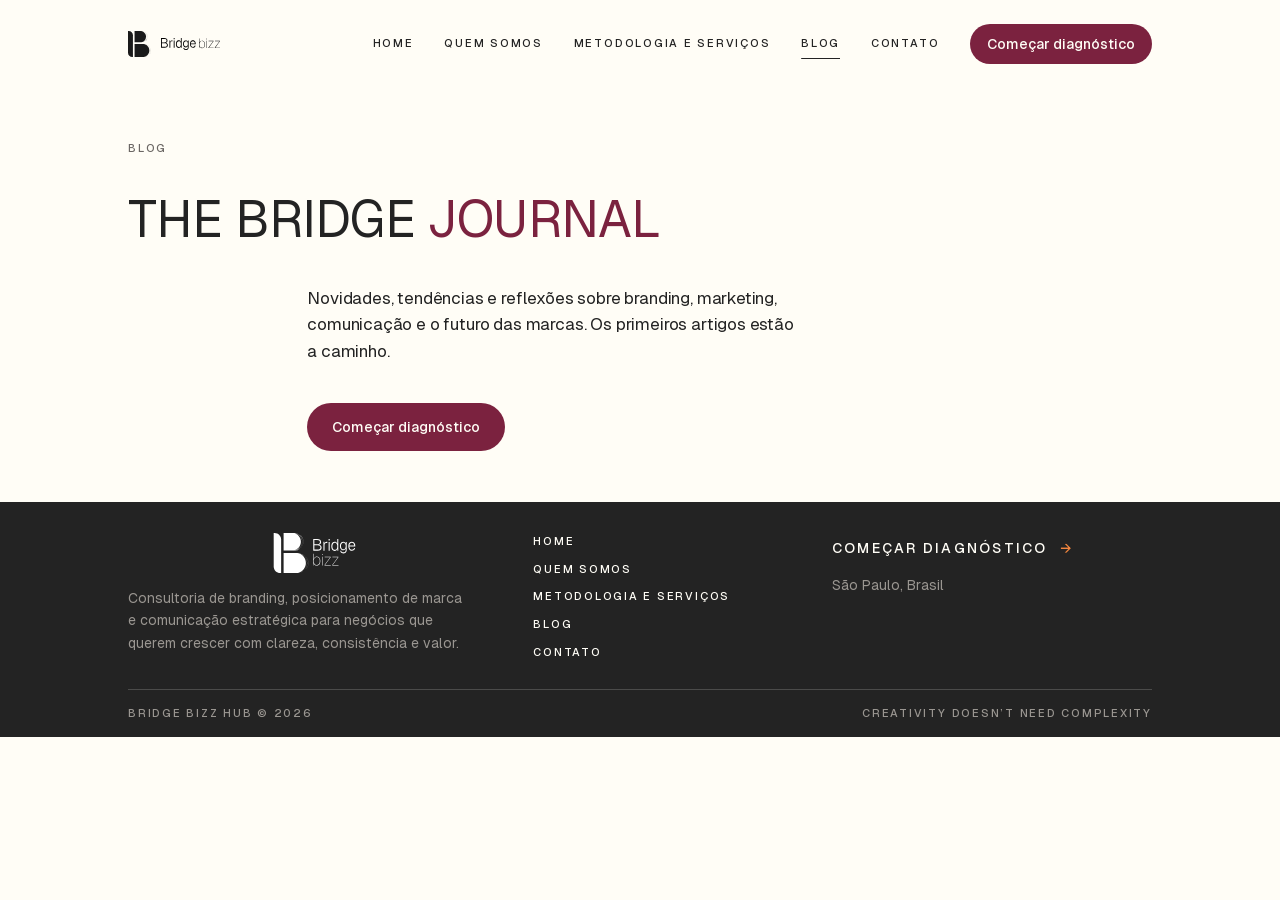
<file: blog.html>
<!doctype html>
<html lang="pt-BR" class="no-js">
<head>
<meta charset="utf-8">
<meta name="viewport" content="width=device-width, initial-scale=1">
<title>Blog — The Bridge Journal | Bridge Bizz Hub</title>
<meta name="description" content="Novidades, tendências e reflexões sobre branding, marketing, comunicação e o futuro das marcas.">
<meta name="robots" content="noindex, nofollow">
<link rel="icon" href="assets/logo/icon-dark.svg">
<link rel="preload" href="assets/fonts/geist-variable.woff2" as="font" type="font/woff2" crossorigin>
<link rel="stylesheet" href="assets/css/style.css">
<meta property="og:type" content="website">
<meta property="og:title" content="Blog — The Bridge Journal | Bridge Bizz Hub">
<meta property="og:description" content="Novidades, tendências e reflexões sobre branding, marketing, comunicação e o futuro das marcas.">
<meta property="og:image" content="assets/img/hero.webp">
</head>
<body>
<a class="skip-link" href="#main">Pular para o conteúdo</a>

<!-- ========== SHARED: header — replicar em todas as páginas ========== -->
<header class="header surface-light">
  <div class="wrap header__inner">
    <a class="header__logo" href="index.html" aria-label="Bridge Bizz Hub — página inicial"
       style="display:flex;align-items:center;gap:.625rem">
      <img src="assets/logo/icon-dark.svg" alt="" style="height:clamp(20px,2.2vw,26px)">
      <img src="assets/logo/wordmark-inline-dark.svg" alt="Bridge Bizz" style="height:clamp(9px,1vw,12px)">
    </a>
    <button class="nav-toggle" type="button" aria-expanded="false" aria-controls="nav" aria-label="Abrir menu">
      <span></span><span></span><span></span>
    </button>
    <nav class="nav" id="nav" aria-label="Principal">
      <a href="index.html">Home</a>
      <a href="about.html">Quem Somos</a>
      <a href="metodologia.html">Metodologia e Serviços</a>
      <a href="blog.html" aria-current="page">Blog</a>
      <a href="contact.html">Contato</a>
      <a class="btn btn--nav" href="contact.html">Começar diagnóstico</a>
    </nav>
  </div>
</header>
<!-- ========== /SHARED: header ========== -->

<main id="main">
  <!-- PREENCHER: substituir pelo índice de artigos quando os primeiros textos
       existirem. Até lá a página é uma seção só: eram duas dizendo a mesma coisa,
       centralizadas (nenhuma outra página do site centraliza) e esticadas por uma
       faixa de foto decorativa que valia 32% da altura. -->
  <section class="section surface-light" aria-labelledby="pg-title">
    <div class="wrap">
      <p class="label label--muted" data-reveal style="margin-bottom:clamp(1.5rem,2.8vw,2.5rem)" data-cms="s1.p1">Blog</p>
      <h1 class="display" id="pg-title" data-reveal data-cms="s1.h11">The Bridge <em>Journal</em></h1>
      <div class="indent" style="max-width:48ch;margin-top:clamp(1.5rem,3vw,2.5rem)">
        <p class="lead" data-reveal style="margin-bottom:clamp(1.75rem,3vw,2.5rem)" data-cms="s1.p2">
          Novidades, tendências e reflexões sobre branding, marketing, comunicação
          e o futuro das marcas. Os primeiros artigos estão a caminho.
        </p>
        <p data-reveal data-cms="s1.p3"><a class="btn" href="contact.html" data-cms="s1.a1">Começar diagnóstico</a></p>
      </div>
    </div>
  </section>
</main>

<!-- ========== SHARED: footer — replicar em todas as páginas ========== -->
<footer class="footer surface-dark">
  <div class="wrap">
    <div class="footer__top">
      <div class="footer__brand">
        <img src="assets/logo/lockup-light.svg" alt="Bridge Bizz">
        <p class="small muted" style="max-width:34ch">Consultoria de branding, posicionamento de marca e comunicação estratégica para negócios que querem crescer com clareza, consistência e valor.</p>
      </div>
      <nav class="footer__col footer__col--nav" aria-label="Rodapé">
        <a href="index.html">Home</a>
        <a href="about.html">Quem Somos</a>
        <a href="metodologia.html">Metodologia e Serviços</a>
        <a href="blog.html">Blog</a>
        <a href="contact.html">Contato</a>
      </nav>
      <!-- PREENCHER: e-mail, telefone e URLs das redes — não vieram no documento de copy. -->
      <div class="footer__col">
        <a class="link link--label" href="contact.html"><span>Começar diagnóstico</span><span class="arrow" aria-hidden="true">&#8594;</span></a>
        <p class="small muted">São Paulo, Brasil</p>
      </div>
    </div>
    <div class="footer__bottom">
      <p class="label label--muted">Bridge Bizz Hub &copy; 2026</p>
      <p class="label label--muted">Creativity doesn’t need complexity</p>
    </div>
  </div>
</footer>
<!-- ========== /SHARED: footer ========== -->

<script>window.BB_CMS={url:"",anon:""}; /* PREENCHER: URL e chave anon do projeto Supabase */</script>
<script src="assets/js/cms.js" defer></script>
<script src="assets/js/main.js" defer></script>
</body>
</html>
</file>
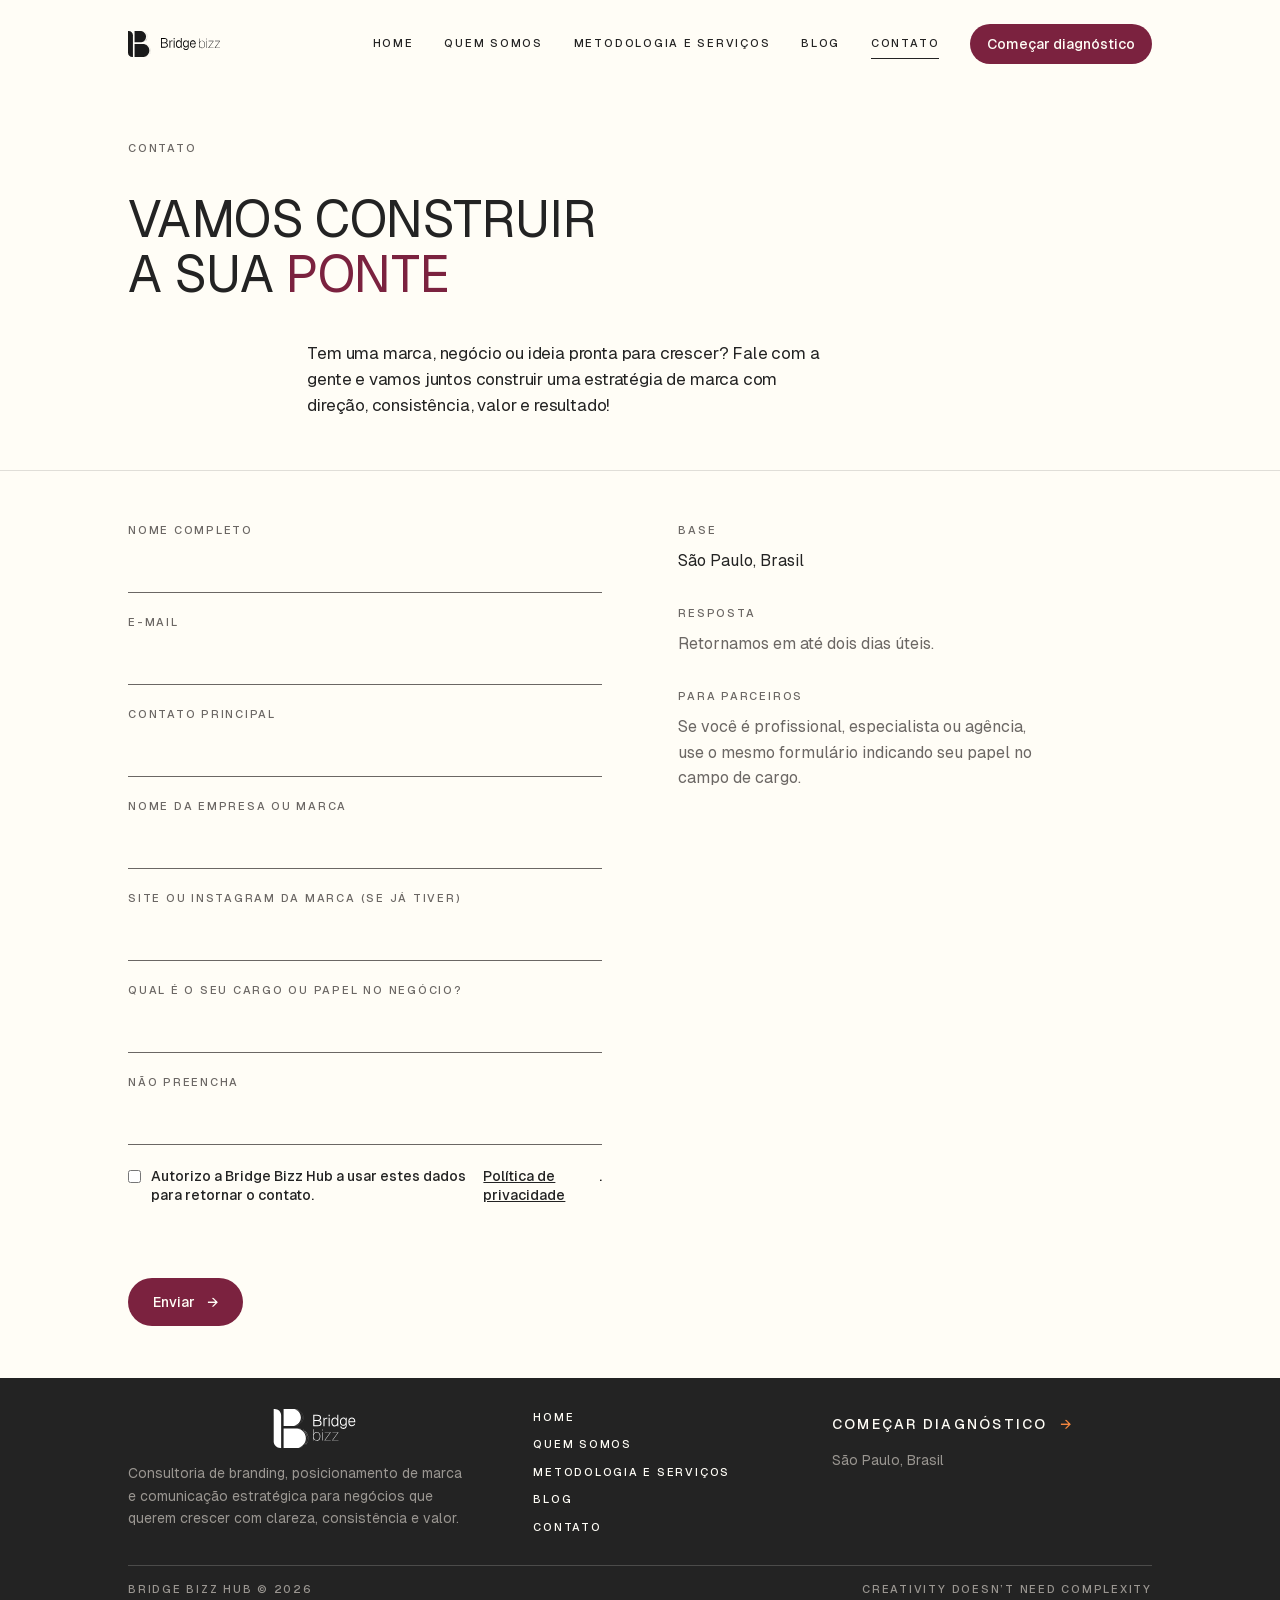
<file: contact.html>
<!doctype html>
<html lang="pt-BR" class="no-js">
<head>
<meta charset="utf-8">
<meta name="viewport" content="width=device-width, initial-scale=1">
<title>Contato | Bridge Bizz Hub</title>
<meta name="description" content="Tem uma marca, negócio ou ideia pronta para crescer? Comece seu diagnóstico com a Bridge Bizz Hub.">
<meta name="robots" content="noindex, nofollow">
<link rel="icon" href="assets/logo/icon-dark.svg">
<link rel="preload" href="assets/fonts/geist-variable.woff2" as="font" type="font/woff2" crossorigin>
<link rel="stylesheet" href="assets/css/style.css">
<meta property="og:type" content="website">
<meta property="og:title" content="Contato | Bridge Bizz Hub">
<meta property="og:description" content="Tem uma marca, negócio ou ideia pronta para crescer? Comece seu diagnóstico com a Bridge Bizz Hub.">
<meta property="og:image" content="assets/img/hero.webp">
</head>
<body>
<a class="skip-link" href="#main">Pular para o conteúdo</a>

<!-- ========== SHARED: header — replicar em todas as páginas ========== -->
<header class="header surface-light">
  <div class="wrap header__inner">
    <a class="header__logo" href="index.html" aria-label="Bridge Bizz Hub — página inicial"
       style="display:flex;align-items:center;gap:.625rem">
      <img src="assets/logo/icon-dark.svg" alt="" style="height:clamp(20px,2.2vw,26px)">
      <img src="assets/logo/wordmark-inline-dark.svg" alt="Bridge Bizz" style="height:clamp(9px,1vw,12px)">
    </a>
    <button class="nav-toggle" type="button" aria-expanded="false" aria-controls="nav" aria-label="Abrir menu">
      <span></span><span></span><span></span>
    </button>
    <nav class="nav" id="nav" aria-label="Principal">
      <a href="index.html">Home</a>
      <a href="about.html">Quem Somos</a>
      <a href="metodologia.html">Metodologia e Serviços</a>
      <a href="blog.html">Blog</a>
      <a href="contact.html" aria-current="page">Contato</a>
      <a class="btn btn--nav" href="#diagnostico">Começar diagnóstico</a>
    </nav>
  </div>
</header>
<!-- ========== /SHARED: header ========== -->

<main id="main">
  <section class="section surface-light" id="diagnostico" aria-labelledby="ct-title">
    <div class="wrap">
      <p class="label label--muted" data-reveal style="margin-bottom:clamp(1.5rem,2.8vw,2.5rem)" data-cms="s1.p1">Contato</p>
      <h1 class="display" id="ct-title" data-reveal data-cms="s1.h11">Vamos construir<br>a sua <em>ponte</em></h1>
      <p class="lead indent" data-reveal style="margin-top:clamp(1.5rem,3vw,2.5rem);max-width:48ch" data-cms="s1.p2">
        Tem uma marca, negócio ou ideia pronta para crescer? Fale com a gente e vamos
        juntos construir uma estratégia de marca com direção, consistência, valor e resultado!
      </p>
    </div>
  </section>

  <hr class="rule">

  <section class="section surface-light">
    <div class="wrap">
      <div class="cols cols--2" style="gap:clamp(2.5rem,6vw,5rem);align-items:start">

        <!-- PREENCHER: definir o endpoint do formulário (Formspree, Basin, Vercel Function…).
             Sem `action`, o envio não sai do navegador. -->
        <form class="form" method="post" data-reveal>
          <p class="field" data-cms="s2.p1">
            <label for="f-nome">Nome completo</label>
            <input id="f-nome" name="nome" type="text" autocomplete="name" required>
          </p>
          <p class="field" data-cms="s2.p2">
            <label for="f-email">E-mail</label>
            <input id="f-email" name="email" type="email" autocomplete="email" required>
          </p>
          <p class="field" data-cms="s2.p3">
            <label for="f-contato">Contato principal</label>
            <input id="f-contato" name="contato" type="tel" autocomplete="tel" required>
          </p>
          <p class="field" data-cms="s2.p4">
            <label for="f-empresa">Nome da empresa ou marca</label>
            <input id="f-empresa" name="empresa" type="text" autocomplete="organization" required>
          </p>
          <p class="field" data-cms="s2.p5">
            <label for="f-site">Site ou Instagram da marca <span class="muted">(se já tiver)</span></label>
            <input id="f-site" name="site" type="text" autocomplete="url">
          </p>
          <p class="field" data-cms="s2.p6">
            <label for="f-cargo">Qual é o seu cargo ou papel no negócio?</label>
            <input id="f-cargo" name="cargo" type="text" autocomplete="organization-title" required>
          </p>
          <p class="field" hidden aria-hidden="true">
            <label for="f-gotcha-contact">Não preencha</label>
            <input id="f-gotcha-contact" name="_gotcha" type="text" tabindex="-1" autocomplete="off">
          </p>
          <p class="field field--check">
            <label><input name="consentimento" type="checkbox" required>
              Autorizo a Bridge Bizz Hub a usar estes dados para retornar o contato.
              <a href="privacidade.html">Política de privacidade</a>.</label>
          </p>
          <p class="form__aviso" data-form-aviso role="status" aria-live="polite"></p>
          <button class="btn" type="submit">Enviar<span class="arrow" aria-hidden="true">&#8594;</span></button>
        </form>

        <!-- PREENCHER: e-mail, telefone e URLs das redes — não vieram no documento de copy. -->
        <div class="footer__col" style="gap:2rem" data-reveal>
          <div>
            <p class="label label--muted" style="margin-bottom:.625rem" data-cms="s2.p7">Base</p>
            <p data-cms="s2.p8">São Paulo, Brasil</p>
          </div>
          <div>
            <p class="label label--muted" style="margin-bottom:.625rem" data-cms="s2.p9">Resposta</p>
            <p class="muted" data-cms="s2.p10">Retornamos em até dois dias úteis.</p>
          </div>
          <div>
            <p class="label label--muted" style="margin-bottom:.625rem" data-cms="s2.p11">Para parceiros</p>
            <p class="muted" style="max-width:34ch" data-cms="s2.p12">Se você é profissional, especialista ou agência, use o mesmo formulário indicando seu papel no campo de cargo.</p>
          </div>
        </div>

      </div>
    </div>
  </section>
</main>

<!-- ========== SHARED: footer — replicar em todas as páginas ========== -->
<footer class="footer surface-dark">
  <div class="wrap">
    <div class="footer__top">
      <div class="footer__brand">
        <img src="assets/logo/lockup-light.svg" alt="Bridge Bizz">
        <p class="small muted" style="max-width:34ch">Consultoria de branding, posicionamento de marca e comunicação estratégica para negócios que querem crescer com clareza, consistência e valor.</p>
      </div>
      <nav class="footer__col footer__col--nav" aria-label="Rodapé">
        <a href="index.html">Home</a>
        <a href="about.html">Quem Somos</a>
        <a href="metodologia.html">Metodologia e Serviços</a>
        <a href="blog.html">Blog</a>
        <a href="contact.html">Contato</a>
      </nav>
      <!-- PREENCHER: e-mail, telefone e URLs das redes — não vieram no documento de copy. -->
      <div class="footer__col">
        <a class="link link--label" href="contact.html"><span>Começar diagnóstico</span><span class="arrow" aria-hidden="true">&#8594;</span></a>
        <p class="small muted">São Paulo, Brasil</p>
      </div>
    </div>
    <div class="footer__bottom">
      <p class="label label--muted">Bridge Bizz Hub &copy; 2026</p>
      <p class="label label--muted">Creativity doesn’t need complexity</p>
    </div>
  </div>
</footer>
<!-- ========== /SHARED: footer ========== -->

<script>window.BB_CMS={url:"",anon:""}; /* PREENCHER: URL e chave anon do projeto Supabase */</script>
<script src="assets/js/cms.js" defer></script>
<script src="assets/js/main.js" defer></script>
</body>
</html>
</file>
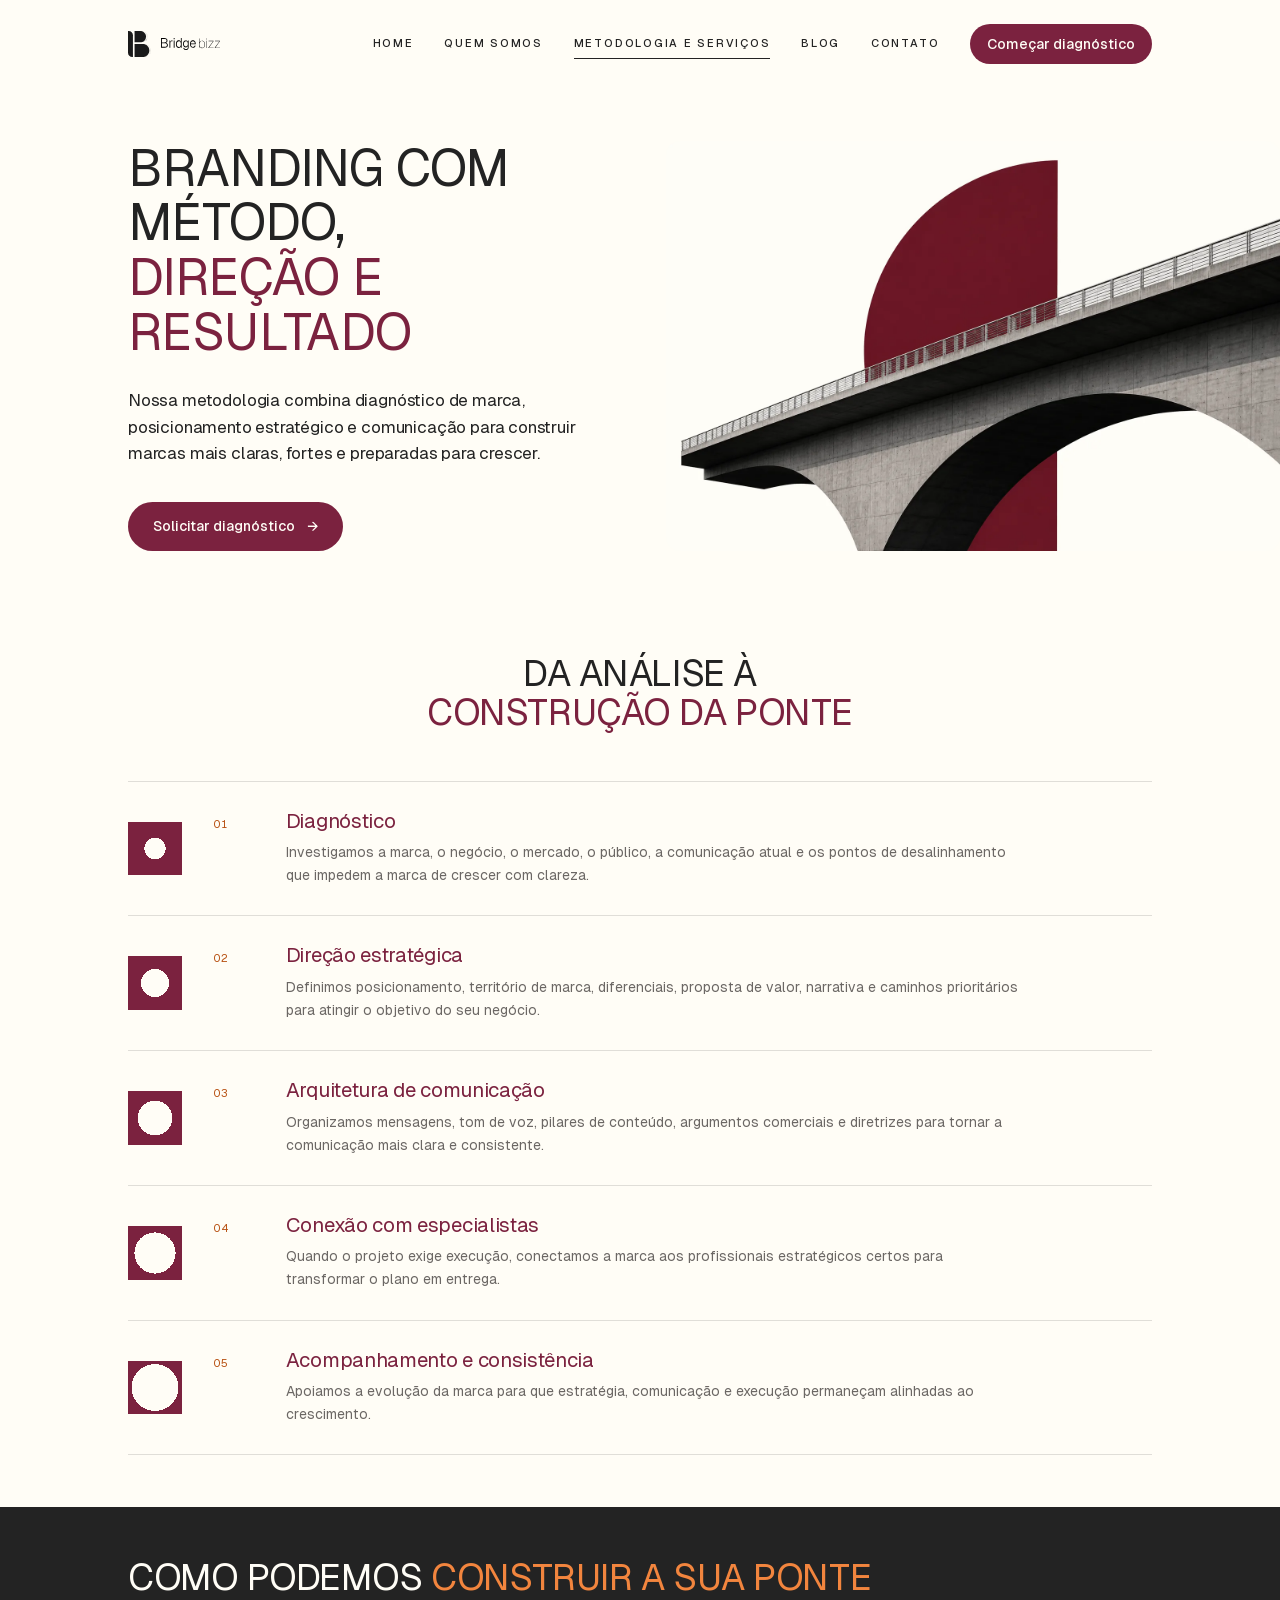
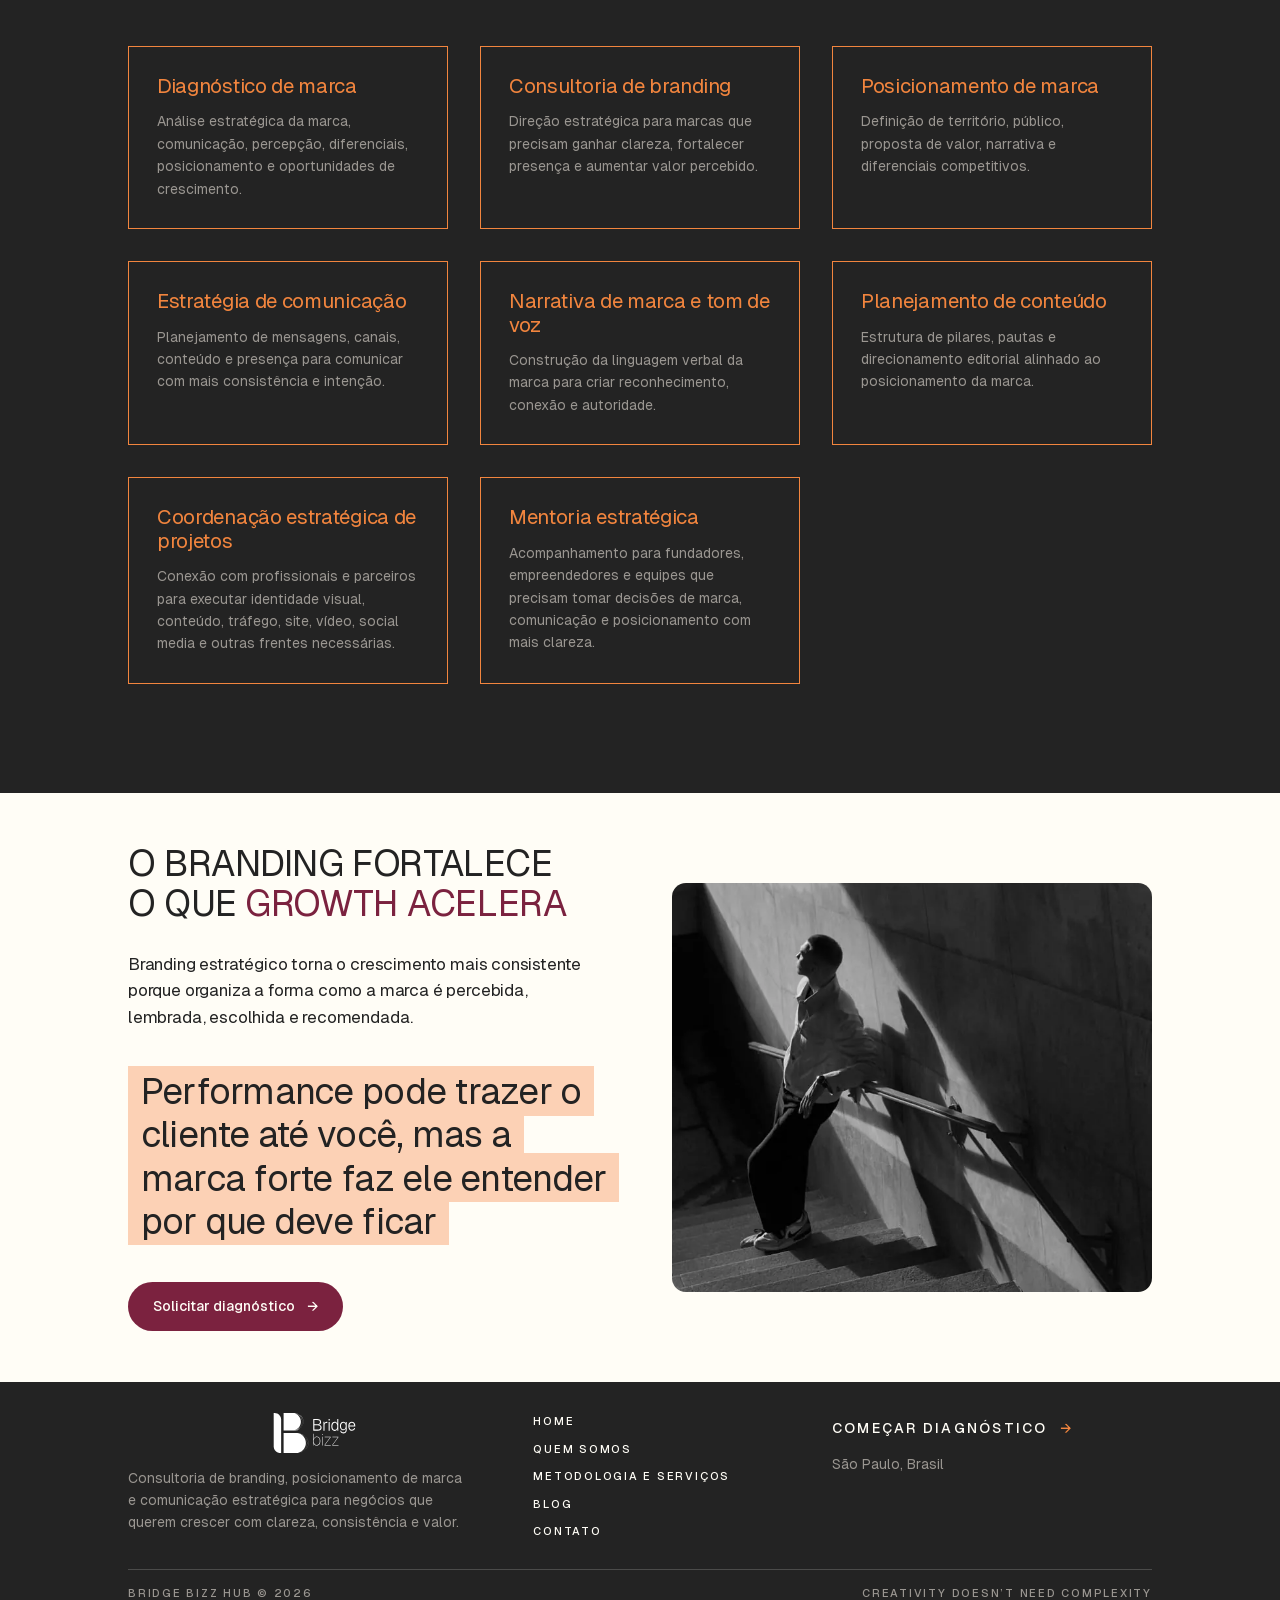
<file: metodologia.html>
<!doctype html>
<html lang="pt-BR" class="no-js">
<head>
<meta charset="utf-8">
<meta name="viewport" content="width=device-width, initial-scale=1">
<title>Metodologia e Serviços | Bridge Bizz Hub</title>
<meta name="description" content="Branding com método, direção e resultado. Diagnóstico de marca, posicionamento estratégico e arquitetura de comunicação para marcas preparadas para crescer.">
<meta name="robots" content="noindex, nofollow">
<link rel="icon" href="assets/logo/icon-dark.svg">
<link rel="preload" href="assets/fonts/geist-variable.woff2" as="font" type="font/woff2" crossorigin>
<link rel="stylesheet" href="assets/css/style.css">
<meta property="og:type" content="website">
<meta property="og:title" content="Metodologia e Serviços | Bridge Bizz Hub">
<meta property="og:description" content="Branding com método, direção e resultado. Diagnóstico de marca, posicionamento estratégico e arquitetura de comunicação.">
<meta property="og:image" content="assets/img/hero.webp">
</head>
<body>
<a class="skip-link" href="#main">Pular para o conteúdo</a>

<!-- ========== SHARED: header — replicar em todas as páginas ========== -->
<header class="header surface-light">
  <div class="wrap header__inner">
    <a class="header__logo" href="index.html" aria-label="Bridge Bizz Hub — página inicial"
       style="display:flex;align-items:center;gap:.625rem">
      <img src="assets/logo/icon-dark.svg" alt="" style="height:clamp(20px,2.2vw,26px)">
      <img src="assets/logo/wordmark-inline-dark.svg" alt="Bridge Bizz" style="height:clamp(9px,1vw,12px)">
    </a>
    <button class="nav-toggle" type="button" aria-expanded="false" aria-controls="nav" aria-label="Abrir menu">
      <span></span><span></span><span></span>
    </button>
    <nav class="nav" id="nav" aria-label="Principal">
      <a href="index.html">Home</a>
      <a href="about.html">Quem Somos</a>
      <a href="metodologia.html" aria-current="page">Metodologia e Serviços</a>
      <a href="blog.html">Blog</a>
      <a href="contact.html">Contato</a>
      <a class="btn btn--nav" href="contact.html">Começar diagnóstico</a>
    </nav>
  </div>
</header>
<!-- ========== /SHARED: header ========== -->

<main id="main">

  <!-- ---------------------------------------------------------- hero -- -->
  <section class="section surface-light" aria-labelledby="pg-title">
    <div class="wrap">
      <div class="cols cols--2" style="gap:clamp(2rem,4vw,3.5rem);align-items:center">
        <div>
          <h1 class="display" id="pg-title" data-reveal data-cms="s1.h11">Branding com método,<br><em>direção e resultado</em></h1>
          <p class="lead" data-reveal style="max-width:44ch;margin-top:clamp(1.25rem,2.4vw,1.75rem)" data-cms="s1.p1">
            Nossa metodologia combina diagnóstico de marca, posicionamento estratégico e
            comunicação para construir marcas mais claras, fortes e preparadas para crescer.
          </p>
          <p data-reveal style="margin-top:clamp(1.5rem,3vw,2.25rem)" data-cms="s1.p2">
            <a class="btn" href="contact.html" data-cms="s1.a1">Solicitar diagnóstico<span class="arrow" aria-hidden="true">&#8594;</span></a>
          </p>
        </div>
        <div class="bleed-right" data-reveal>
          <img src="assets/img/bridge-arch.webp" width="1536" height="1024" fetchpriority="high"
               alt="Arco de uma ponte de concreto recortado sobre um círculo bordô." data-cms="s1.img1">
        </div>
      </div>
    </div>
  </section>

  <!-- ---------------------------------------------------- metodologia -- -->
  <section class="section surface-light" aria-labelledby="met-title">
    <div class="wrap">
      <h2 class="display center" id="met-title" data-reveal style="margin-bottom:clamp(2rem,4vw,3rem);max-width:24ch" data-cms="s2.h21">Da análise à <em>construção da ponte</em></h2>
      <ol class="steps" role="list">
        <li data-reveal data-cms="s2.li1">
          <p class="pillar__n">01</p>
          <h3 class="h3" data-cms="s2.h31">Diagnóstico</h3>
          <p class="pillar__body" data-cms="s2.p1">Investigamos a marca, o negócio, o mercado, o público, a comunicação atual e os pontos de desalinhamento que impedem a marca de crescer com clareza.</p>
        </li>
        <li data-reveal data-cms="s2.li2">
          <p class="pillar__n">02</p>
          <h3 class="h3" data-cms="s2.h32">Direção estratégica</h3>
          <p class="pillar__body" data-cms="s2.p2">Definimos posicionamento, território de marca, diferenciais, proposta de valor, narrativa e caminhos prioritários para atingir o objetivo do seu negócio.</p>
        </li>
        <li data-reveal data-cms="s2.li3">
          <p class="pillar__n">03</p>
          <h3 class="h3" data-cms="s2.h33">Arquitetura de comunicação</h3>
          <p class="pillar__body" data-cms="s2.p3">Organizamos mensagens, tom de voz, pilares de conteúdo, argumentos comerciais e diretrizes para tornar a comunicação mais clara e consistente.</p>
        </li>
        <li data-reveal data-cms="s2.li4">
          <p class="pillar__n">04</p>
          <h3 class="h3" data-cms="s2.h34">Conexão com especialistas</h3>
          <p class="pillar__body" data-cms="s2.p4">Quando o projeto exige execução, conectamos a marca aos profissionais estratégicos certos para transformar o plano em entrega.</p>
        </li>
        <li data-reveal data-cms="s2.li5">
          <p class="pillar__n">05</p>
          <h3 class="h3" data-cms="s2.h35">Acompanhamento e consistência</h3>
          <p class="pillar__body" data-cms="s2.p5">Apoiamos a evolução da marca para que estratégia, comunicação e execução permaneçam alinhadas ao crescimento.</p>
        </li>
      </ol>
    </div>
  </section>

  <!-- ------------------------------------------------------- serviços -- -->
  <section class="section section--roomy surface-dark" aria-labelledby="srv-title">
    <div class="wrap">
      <h2 class="display" id="srv-title" data-reveal style="margin-bottom:clamp(2rem,4vw,3rem)" data-cms="s3.h21">Como podemos <em>construir a sua ponte</em></h2>
      <div class="cols">
        <article class="card" data-reveal>
          <h3 class="h3" data-cms="s3.h31">Diagnóstico de marca</h3>
          <p class="card__body" data-cms="s3.p1">Análise estratégica da marca, comunicação, percepção, diferenciais, posicionamento e oportunidades de crescimento.</p>
        </article>
        <article class="card" data-reveal>
          <h3 class="h3" data-cms="s3.h32">Consultoria de branding</h3>
          <p class="card__body" data-cms="s3.p2">Direção estratégica para marcas que precisam ganhar clareza, fortalecer presença e aumentar valor percebido.</p>
        </article>
        <article class="card" data-reveal>
          <h3 class="h3" data-cms="s3.h33">Posicionamento de marca</h3>
          <p class="card__body" data-cms="s3.p3">Definição de território, público, proposta de valor, narrativa e diferenciais competitivos.</p>
        </article>
        <article class="card" data-reveal>
          <h3 class="h3" data-cms="s3.h34">Estratégia de comunicação</h3>
          <p class="card__body" data-cms="s3.p4">Planejamento de mensagens, canais, conteúdo e presença para comunicar com mais consistência e intenção.</p>
        </article>
        <article class="card" data-reveal>
          <h3 class="h3" data-cms="s3.h35">Narrativa de marca e tom de voz</h3>
          <p class="card__body" data-cms="s3.p5">Construção da linguagem verbal da marca para criar reconhecimento, conexão e autoridade.</p>
        </article>
        <article class="card" data-reveal>
          <h3 class="h3" data-cms="s3.h36">Planejamento de conteúdo</h3>
          <p class="card__body" data-cms="s3.p6">Estrutura de pilares, pautas e direcionamento editorial alinhado ao posicionamento da marca.</p>
        </article>
        <article class="card" data-reveal>
          <h3 class="h3" data-cms="s3.h37">Coordenação estratégica de projetos</h3>
          <p class="card__body" data-cms="s3.p7">Conexão com profissionais e parceiros para executar identidade visual, conteúdo, tráfego, site, vídeo, social media e outras frentes necessárias.</p>
        </article>
        <article class="card" data-reveal>
          <h3 class="h3" data-cms="s3.h38">Mentoria estratégica</h3>
          <p class="card__body" data-cms="s3.p8">Acompanhamento para fundadores, empreendedores e equipes que precisam tomar decisões de marca, comunicação e posicionamento com mais clareza.</p>
        </article>
      </div>
    </div>
  </section>

  <!-- --------------------------------------------- branding e resultado -- -->
  <!-- Mockup: texto à esquerda com a frase grifada embaixo, foto à direita. -->
  <section class="section surface-light" aria-labelledby="gr-title">
    <div class="wrap">
      <div class="cols cols--2" style="gap:clamp(2rem,5vw,4rem);align-items:center">
        <div>
          <h2 class="display" id="gr-title" data-reveal data-cms="s4.h21">O Branding fortalece<br>o que <em>Growth acelera</em></h2>
          <p class="lead" data-reveal style="max-width:44ch;margin-top:clamp(1.25rem,2.4vw,1.75rem)" data-cms="s4.p1">
            Branding estratégico torna o crescimento mais consistente porque organiza a forma
            como a marca é percebida, lembrada, escolhida e recomendada.
          </p>
          <p class="statement" data-reveal style="max-width:34ch;margin-top:clamp(1.75rem,3.4vw,2.5rem)" data-cms="s4.p2">
            <span class="mark" data-cms="s4.span1">Performance pode trazer o cliente até você,
            mas a marca forte faz ele entender por que deve ficar</span>
          </p>
          <p data-reveal style="margin-top:clamp(1.75rem,3.4vw,2.5rem)" data-cms="s4.p3">
            <a class="btn" href="contact.html" data-cms="s4.a1">Solicitar diagnóstico<span class="arrow" aria-hidden="true">&#8594;</span></a>
          </p>
        </div>
        <div data-reveal>
          <img src="assets/img/stairs.webp" width="736" height="1101" loading="lazy"
               style="width:100%;height:clamp(20rem,32vw,28rem);object-fit:cover;object-position:45% 18%"
               alt="Figura de pé numa escada de concreto cortada por luz dura, em preto e branco." data-cms="s4.img1">
        </div>
      </div>
    </div>
  </section>

</main>

<!-- ========== SHARED: footer — replicar em todas as páginas ========== -->
<footer class="footer surface-dark">
  <div class="wrap">
    <div class="footer__top">
      <div class="footer__brand">
        <img src="assets/logo/lockup-light.svg" alt="Bridge Bizz">
        <p class="small muted" style="max-width:34ch">Consultoria de branding, posicionamento de marca e comunicação estratégica para negócios que querem crescer com clareza, consistência e valor.</p>
      </div>
      <nav class="footer__col footer__col--nav" aria-label="Rodapé">
        <a href="index.html">Home</a>
        <a href="about.html">Quem Somos</a>
        <a href="metodologia.html">Metodologia e Serviços</a>
        <a href="blog.html">Blog</a>
        <a href="contact.html">Contato</a>
      </nav>
      <!-- PREENCHER: e-mail, telefone e URLs das redes — não vieram no documento de copy. -->
      <div class="footer__col">
        <a class="link link--label" href="contact.html"><span>Começar diagnóstico</span><span class="arrow" aria-hidden="true">&#8594;</span></a>
        <p class="small muted">São Paulo, Brasil</p>
      </div>
    </div>
    <div class="footer__bottom">
      <p class="label label--muted">Bridge Bizz Hub &copy; 2026</p>
      <p class="label label--muted">Creativity doesn’t need complexity</p>
    </div>
  </div>
</footer>
<!-- ========== /SHARED: footer ========== -->

<script>window.BB_CMS={url:"",anon:""}; /* PREENCHER: URL e chave anon do projeto Supabase */</script>
<script src="assets/js/cms.js" defer></script>
<script src="assets/js/main.js" defer></script>
</body>
</html>
</file>
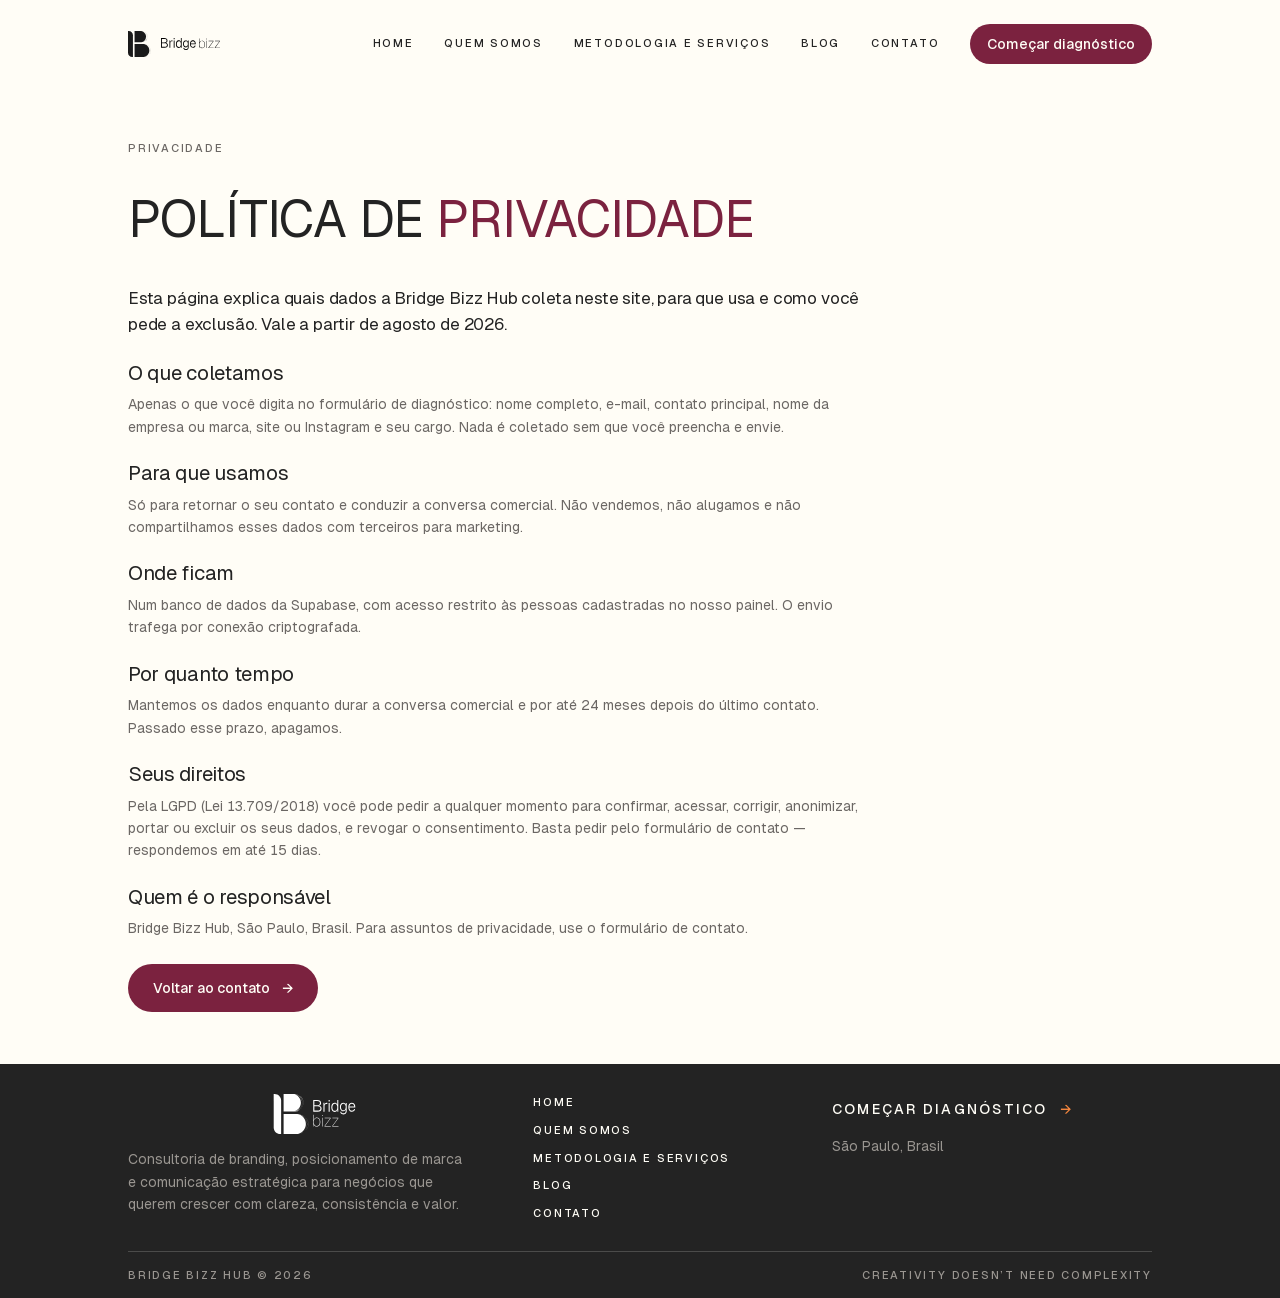
<file: privacidade.html>
<!doctype html>
<html lang="pt-BR" class="no-js">
<head>
<meta charset="utf-8">
<meta name="viewport" content="width=device-width, initial-scale=1">
<title>Política de Privacidade | Bridge Bizz Hub</title>
<meta name="description" content="Como a Bridge Bizz Hub trata os dados pessoais enviados pelo site.">
<meta name="robots" content="noindex, nofollow">
<link rel="icon" href="assets/logo/icon-dark.svg">
<link rel="preload" href="assets/fonts/geist-variable.woff2" as="font" type="font/woff2" crossorigin>
<link rel="stylesheet" href="assets/css/style.css">
<meta property="og:type" content="website">
<meta property="og:title" content="Contato | Bridge Bizz Hub">
<meta property="og:description" content="Como a Bridge Bizz Hub trata os dados pessoais enviados pelo site.">
<meta property="og:image" content="assets/img/hero.webp">
</head>
<body>
<a class="skip-link" href="#main">Pular para o conteúdo</a>

<!-- ========== SHARED: header — replicar em todas as páginas ========== -->
<header class="header surface-light">
  <div class="wrap header__inner">
    <a class="header__logo" href="index.html" aria-label="Bridge Bizz Hub — página inicial"
       style="display:flex;align-items:center;gap:.625rem">
      <img src="assets/logo/icon-dark.svg" alt="" style="height:clamp(20px,2.2vw,26px)">
      <img src="assets/logo/wordmark-inline-dark.svg" alt="Bridge Bizz" style="height:clamp(9px,1vw,12px)">
    </a>
    <button class="nav-toggle" type="button" aria-expanded="false" aria-controls="nav" aria-label="Abrir menu">
      <span></span><span></span><span></span>
    </button>
    <nav class="nav" id="nav" aria-label="Principal">
      <a href="index.html">Home</a>
      <a href="about.html">Quem Somos</a>
      <a href="metodologia.html">Metodologia e Serviços</a>
      <a href="blog.html">Blog</a>
      <a href="contact.html">Contato</a>
      <a class="btn btn--nav" href="#diagnostico">Começar diagnóstico</a>
    </nav>
  </div>
</header>
<!-- ========== /SHARED: header ========== -->

<main id="main">
  <section class="section surface-light" aria-labelledby="pv-title">
    <div class="wrap">
      <p class="label label--muted" style="margin-bottom:clamp(1.5rem,2.8vw,2.5rem)">Privacidade</p>
      <h1 class="display" id="pv-title">Política de <em>privacidade</em></h1>
      <div style="max-width:68ch;margin-top:clamp(1.5rem,3vw,2.5rem);display:grid;gap:1.5rem">
        <p class="lead">Esta página explica quais dados a Bridge Bizz Hub coleta neste site, para que usa e como você pede a exclusão. Vale a partir de agosto de 2026.</p>

        <div><h2 class="h3" style="margin-bottom:.5rem">O que coletamos</h2>
        <p class="small muted">Apenas o que você digita no formulário de diagnóstico: nome completo, e-mail, contato principal, nome da empresa ou marca, site ou Instagram e seu cargo. Nada é coletado sem que você preencha e envie.</p></div>

        <div><h2 class="h3" style="margin-bottom:.5rem">Para que usamos</h2>
        <p class="small muted">Só para retornar o seu contato e conduzir a conversa comercial. Não vendemos, não alugamos e não compartilhamos esses dados com terceiros para marketing.</p></div>

        <div><h2 class="h3" style="margin-bottom:.5rem">Onde ficam</h2>
        <p class="small muted">Num banco de dados da Supabase, com acesso restrito às pessoas cadastradas no nosso painel. O envio trafega por conexão criptografada.</p></div>

        <div><h2 class="h3" style="margin-bottom:.5rem">Por quanto tempo</h2>
        <p class="small muted">Mantemos os dados enquanto durar a conversa comercial e por até 24 meses depois do último contato. Passado esse prazo, apagamos.</p></div>

        <div><h2 class="h3" style="margin-bottom:.5rem">Seus direitos</h2>
        <p class="small muted">Pela LGPD (Lei 13.709/2018) você pode pedir a qualquer momento para confirmar, acessar, corrigir, anonimizar, portar ou excluir os seus dados, e revogar o consentimento. Basta pedir pelo formulário de contato — respondemos em até 15 dias.</p></div>

        <!-- PREENCHER: e-mail do encarregado de dados e CNPJ da Bridge Bizz Hub. -->
        <div><h2 class="h3" style="margin-bottom:.5rem">Quem é o responsável</h2>
        <p class="small muted">Bridge Bizz Hub, São Paulo, Brasil. Para assuntos de privacidade, use o formulário de contato.</p></div>

        <p><a class="btn" href="contact.html">Voltar ao contato<span class="arrow" aria-hidden="true">&#8594;</span></a></p>
      </div>
    </div>
  </section>
</main>

<!-- ========== SHARED: footer — replicar em todas as páginas ========== -->
<footer class="footer surface-dark">
  <div class="wrap">
    <div class="footer__top">
      <div class="footer__brand">
        <img src="assets/logo/lockup-light.svg" alt="Bridge Bizz">
        <p class="small muted" style="max-width:34ch">Consultoria de branding, posicionamento de marca e comunicação estratégica para negócios que querem crescer com clareza, consistência e valor.</p>
      </div>
      <nav class="footer__col footer__col--nav" aria-label="Rodapé">
        <a href="index.html">Home</a>
        <a href="about.html">Quem Somos</a>
        <a href="metodologia.html">Metodologia e Serviços</a>
        <a href="blog.html">Blog</a>
        <a href="contact.html">Contato</a>
      </nav>
      <!-- PREENCHER: e-mail, telefone e URLs das redes — não vieram no documento de copy. -->
      <div class="footer__col">
        <a class="link link--label" href="contact.html"><span>Começar diagnóstico</span><span class="arrow" aria-hidden="true">&#8594;</span></a>
        <p class="small muted">São Paulo, Brasil</p>
      </div>
    </div>
    <div class="footer__bottom">
      <p class="label label--muted">Bridge Bizz Hub &copy; 2026</p>
      <p class="label label--muted">Creativity doesn’t need complexity</p>
    </div>
  </div>
</footer>
<!-- ========== /SHARED: footer ========== -->

<script>window.BB_CMS={url:"",anon:""}; /* PREENCHER: URL e chave anon do projeto Supabase */</script>
<script src="assets/js/cms.js" defer></script>
<script src="assets/js/main.js" defer></script>
</body>
</html>
</file>
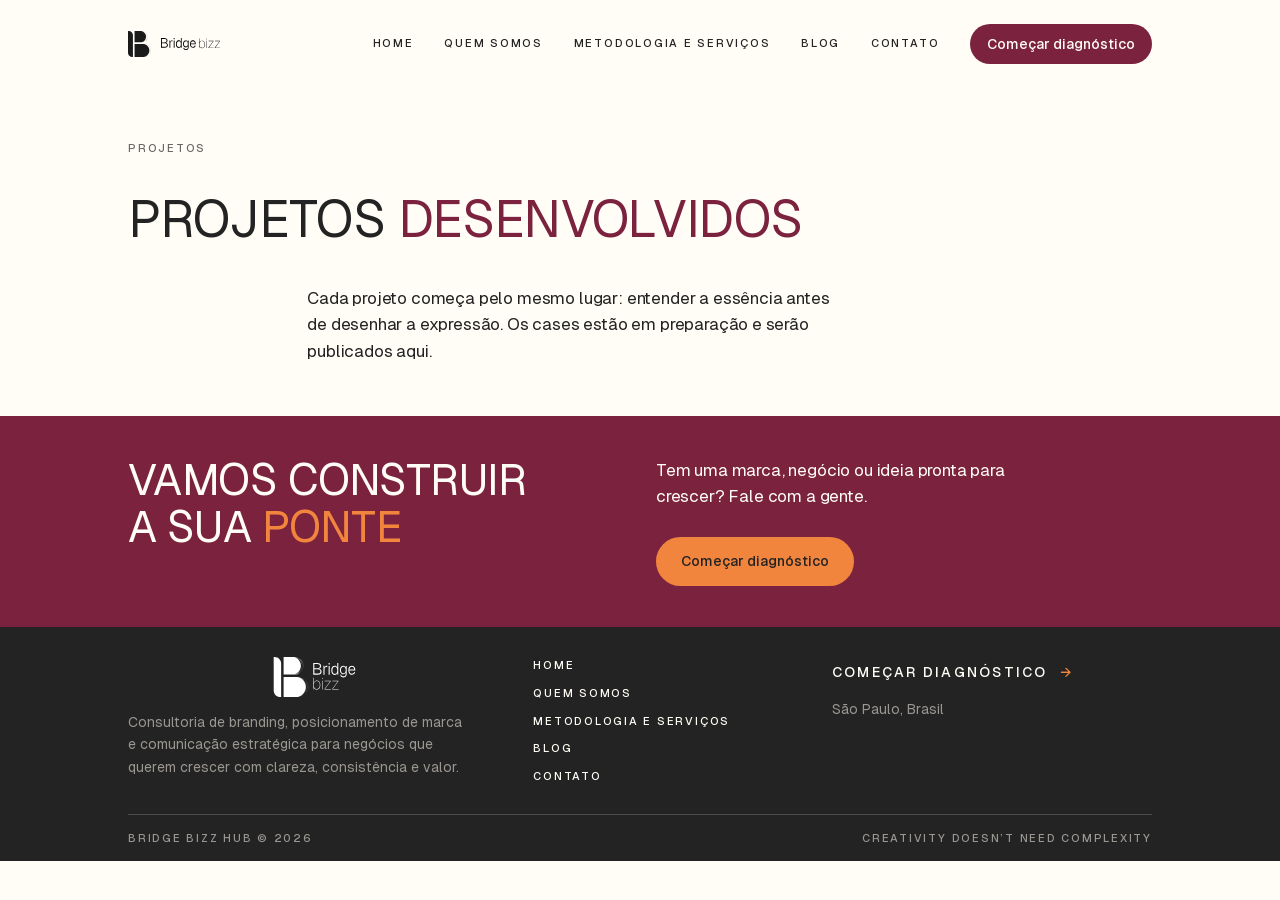
<file: work.html>
<!doctype html>
<html lang="pt-BR" class="no-js">
<head>
<meta charset="utf-8">
<meta name="viewport" content="width=device-width, initial-scale=1">
<title>Projetos | Bridge Bizz Hub</title>
<meta name="description" content="Projetos desenvolvidos pela Bridge Bizz Hub em branding, posicionamento de marca e comunicação estratégica.">
<meta name="robots" content="noindex, nofollow">
<link rel="icon" href="assets/logo/icon-dark.svg">
<link rel="preload" href="assets/fonts/geist-variable.woff2" as="font" type="font/woff2" crossorigin>
<link rel="stylesheet" href="assets/css/style.css">
<meta property="og:type" content="website">
<meta property="og:title" content="Projetos | Bridge Bizz Hub">
<meta property="og:description" content="Projetos desenvolvidos pela Bridge Bizz Hub em branding, posicionamento de marca e comunicação estratégica.">
<meta property="og:image" content="assets/img/hero.webp">
</head>
<body>
<a class="skip-link" href="#main">Pular para o conteúdo</a>

<!-- ========== SHARED: header — replicar em todas as páginas ========== -->
<header class="header surface-light">
  <div class="wrap header__inner">
    <a class="header__logo" href="index.html" aria-label="Bridge Bizz Hub — página inicial"
       style="display:flex;align-items:center;gap:.625rem">
      <img src="assets/logo/icon-dark.svg" alt="" style="height:clamp(20px,2.2vw,26px)">
      <img src="assets/logo/wordmark-inline-dark.svg" alt="Bridge Bizz" style="height:clamp(9px,1vw,12px)">
    </a>
    <button class="nav-toggle" type="button" aria-expanded="false" aria-controls="nav" aria-label="Abrir menu">
      <span></span><span></span><span></span>
    </button>
    <nav class="nav" id="nav" aria-label="Principal">
      <a href="index.html">Home</a>
      <a href="about.html">Quem Somos</a>
      <a href="metodologia.html">Metodologia e Serviços</a>
      <a href="blog.html">Blog</a>
      <a href="contact.html">Contato</a>
      <a class="btn btn--nav" href="contact.html">Começar diagnóstico</a>
    </nav>
  </div>
</header>
<!-- ========== /SHARED: header ========== -->

<main id="main">
  <section class="section surface-light" aria-labelledby="pg-title">
    <div class="wrap">
      <p class="label label--muted" data-reveal style="margin-bottom:clamp(1.5rem,2.8vw,2.5rem)" data-cms="s1.p1">Projetos</p>
      <h1 class="display" id="pg-title" data-reveal data-cms="s1.h11">Projetos <em>desenvolvidos</em></h1>
      <p class="lead indent" data-reveal style="margin-top:clamp(1.5rem,3vw,2.5rem);max-width:48ch" data-cms="s1.p2">
        Cada projeto começa pelo mesmo lugar: entender a essência antes de desenhar a
        expressão. Os cases estão em preparação e serão publicados aqui.
      </p>
    </div>
  </section>

  <!-- PREENCHER: a cliente ainda vai definir como apresentar os projetos.
       Quando os cases existirem, a grade .tiles volta aqui com conteúdo real —
       as imagens work-01/02/03.webp já estão em assets/img/. Três caixas cinzas
       vazias eram a terceira repetição da mesma frase e inventavam a quantidade
       "três", que o próprio briefing diz não estar decidida. -->
  <section class="cta surface-purple" aria-labelledby="cta-title">
    <div class="wrap">
      <div class="cta__grid">
        <h2 class="display display--cta" id="cta-title" data-reveal data-cms="s2.h21">Vamos construir<br>a sua <em>ponte</em></h2>
        <div data-reveal>
          <p class="lead" style="margin-bottom:1.75rem;max-width:32ch" data-cms="s2.p1">
            Tem uma marca, negócio ou ideia pronta para crescer? Fale com a gente.
          </p>
          <a class="btn" href="contact.html" data-cms="s2.a1">Começar diagnóstico</a>
        </div>
      </div>
    </div>
  </section>
</main>

<!-- ========== SHARED: footer — replicar em todas as páginas ========== -->
<footer class="footer surface-dark">
  <div class="wrap">
    <div class="footer__top">
      <div class="footer__brand">
        <img src="assets/logo/lockup-light.svg" alt="Bridge Bizz">
        <p class="small muted" style="max-width:34ch">Consultoria de branding, posicionamento de marca e comunicação estratégica para negócios que querem crescer com clareza, consistência e valor.</p>
      </div>
      <nav class="footer__col footer__col--nav" aria-label="Rodapé">
        <a href="index.html">Home</a>
        <a href="about.html">Quem Somos</a>
        <a href="metodologia.html">Metodologia e Serviços</a>
        <a href="blog.html">Blog</a>
        <a href="contact.html">Contato</a>
      </nav>
      <!-- PREENCHER: e-mail, telefone e URLs das redes — não vieram no documento de copy. -->
      <div class="footer__col">
        <a class="link link--label" href="contact.html"><span>Começar diagnóstico</span><span class="arrow" aria-hidden="true">&#8594;</span></a>
        <p class="small muted">São Paulo, Brasil</p>
      </div>
    </div>
    <div class="footer__bottom">
      <p class="label label--muted">Bridge Bizz Hub &copy; 2026</p>
      <p class="label label--muted">Creativity doesn’t need complexity</p>
    </div>
  </div>
</footer>
<!-- ========== /SHARED: footer ========== -->

<script>window.BB_CMS={url:"",anon:""}; /* PREENCHER: URL e chave anon do projeto Supabase */</script>
<script src="assets/js/cms.js" defer></script>
<script src="assets/js/main.js" defer></script>
</body>
</html>
</file>
<file: assets/css/style.css>
/* ==========================================================================
   Bridge Bizz — Design System
   Tokens extraídos por amostragem de pixel do "BBH mini brand book v3".
   Nota: o brand book traz dois HEX incorretos (Bridge Purple grafado #E30613
   e Bridge Orange grafado #232323). Os valores abaixo vêm dos swatches reais.
   ========================================================================== */

@font-face {
  font-family: 'Geist';
  src: url('../fonts/geist-variable.woff2') format('woff2');
  font-weight: 100 900;
  font-style: normal;
  font-display: swap;
}

/* --------------------------------------------------------------- reset -- */
*, *::before, *::after { box-sizing: border-box; }
* { margin: 0; }
html { -webkit-text-size-adjust: 100%; }
body { -webkit-font-smoothing: antialiased; }
/* height:auto é obrigatório junto do max-width: sem ele, a imagem encolhe na
   largura mas mantém a altura do atributo height e sai esticada. */
img, svg, video { display: block; max-width: 100%; height: auto; }
button, input, textarea, select { font: inherit; color: inherit; }
a { color: inherit; }
ul, ol { list-style: none; padding: 0; }

/* -------------------------------------------------------------- tokens -- */
:root {
  /* Paleta — proporção de uso 70 / 25 / 7 / 3 (brand book, "Uso recomendado") */
  --bb-white:  #FFFDF6;   /* Bridge White  — canvas          70% */
  --bb-dark:   #232323;   /* Bridge Dark   — texto e faixas  25% */
  --bb-purple: #7B223F;   /* Bridge Purple — presença         7% */
  --bb-orange: #F2853E;   /* Bridge Orange — ênfase pontual   3% */

  /* Rampas de tint (amostradas do brand book, p.18) */
  --purple-60: #97415C;
  --purple-40: #B5667D;
  --purple-20: #DA93A4;
  --purple-10: #EED4DB;
  --orange-60: #F79B60;
  --orange-40: #F9B585;
  --orange-20: #FCD1B5;
  --orange-10: #FDEDE2;
  --orange-ink: #B85214;  /* laranja escurecido — só para texto/glifo pequeno sobre off-white (4.85:1) */

  /* Neutros derivados */
  --paper:     #F5F2EA;   /* superfície secundária sobre o canvas */
  --dark-2:    #2E2E2E;   /* superfície elevada dentro da faixa escura */

  /* Tipografia */
  --font: 'Geist', ui-sans-serif, system-ui, -apple-system, 'Segoe UI', sans-serif;

  /* Escala calibrada contra o print de referência (medida de caixa de tinta,
     erro < 5%). A hierarquia da ref é deliberadamente MUITO contrastada:
     uma única declaração gigante (seção 01) e todo o resto pequeno.        */
  /* Recalibrado para caixa-alta: a 12.4vw / 178px o statement em nowrap
     media 1567px de tinta e estourava a viewport em 1440. */
  --fs-statement: clamp(2.25rem, 8.7vw, 7.8rem);      /* 36 → 125px */
  --fs-hero:      clamp(2rem, 3.95vw, 3.55rem);       /* 32 →  57px  h1 — cap-height
                                                          medido em 2,8% da largura
                                                          nos DOIS mockups */
  --fs-cta:       clamp(1.75rem, 3.4vw, 3.05rem);     /* 28 →  49px  CTA */
  --fs-display:   clamp(1.5rem, 2.85vw, 2.55rem);     /* 24 →  41px  seções */
  --fs-h3:      clamp(1.125rem, 1.6vw, 1.5rem);
  --fs-lead:    clamp(1.0625rem, 1.15vw, 1.25rem);
  --fs-body:    1rem;
  --fs-sm:      0.875rem;
  --fs-label:   0.6875rem;

  --lh-display: 1.02;
  --lh-tight:   1.15;
  --lh-body:    1.6;

  --tr-display: -0.035em;
  --tr-hero:    -0.03em;
  --tr-label:    0.16em;

  /* Raio — medido nos mockups da cliente: mídia arredondada, botão pílula,
     card de serviço quadrado (o card NÃO é arredondado, ao contrário do resto). */
  --radius-media: 14px;
  --radius-pill:  999px;

  /* Layout */
  --maxw:      1600px;
  /* 10vw: os dois mockups têm 10% de margem de cada lado (medido em 191 e 284
     linhas de amostra). O 4,4% anterior deixava o conteúdo ocupando 91% da
     página — era isso o "está wide". */
  --gutter:    clamp(1.25rem, 10vw, 11.25rem);   /* 144px a 1440 */
  --section-y: clamp(2.5rem, 4.03vw, 3.625rem);  /* 58px a 1440 (ref) */
  --gap:       clamp(1.5rem, 2.5vw, 2.5rem);
  --header-h:  clamp(62px, 6.9vw, 99px);         /* 99px a 1440 (ref) */

  /* Motion — curvas fortes; as nativas do CSS são fracas demais */
  --ease-out:    cubic-bezier(0.23, 1, 0.32, 1);
  --ease-in-out: cubic-bezier(0.77, 0, 0.175, 1);
  --dur-fast:    160ms;
  --dur:         220ms;
  --dur-reveal:  520ms;

  /* Superfície ativa — sobrescrita por .surface-* */
  --bg:        var(--bb-white);
  --fg:        var(--bb-dark);
  --fg-muted:  #6B6764;
  --rule:      rgba(35, 35, 35, 0.14);
  --accent:    var(--bb-orange);
  --accent-ink: var(--orange-ink);
  --focus:     var(--bb-purple);
}

/* ------------------------------------------------------------ surfaces -- */
/* Um único set de componentes; a superfície só troca as variáveis.          */
.surface-light  { --bg: var(--bb-white);  --fg: var(--bb-dark);  --fg-muted: #6B6764; --rule: rgba(35,35,35,.14);  --accent: var(--bb-orange); --accent-ink: var(--orange-ink); --focus: var(--bb-purple); }
/* --accent-ink escurece um degrau no paper: #B85214 dá 4,85:1 sobre #FFFDF6
   mas só 4,41:1 sobre #F5F2EA, abaixo do mínimo para os 11px do .idx. */
.surface-paper  { --bg: var(--paper);     --fg: var(--bb-dark);  --fg-muted: #6B6764; --rule: rgba(35,35,35,.16);  --accent: var(--bb-orange); --accent-ink: #A8490F;          --focus: var(--bb-purple); }
.surface-dark   { --bg: var(--bb-dark);   --fg: var(--bb-white); --fg-muted: #9A9691; --rule: rgba(255,253,246,.18);--accent: var(--bb-orange); --accent-ink: var(--bb-orange); --focus: var(--bb-orange); }
.surface-purple { --bg: var(--bb-purple); --fg: var(--bb-white); --fg-muted: #D8BCC5; --rule: rgba(255,253,246,.28);--accent: var(--bb-orange); --accent-ink: var(--orange-20); --focus: var(--bb-white); }

.surface-light, .surface-paper, .surface-dark, .surface-purple {
  background: var(--bg);
  color: var(--fg);
}

/* ---------------------------------------------------------------- base -- */
body {
  font-family: var(--font);
  font-size: var(--fs-body);
  line-height: var(--lh-body);
  background: var(--bb-white);
  color: var(--bb-dark);
  font-variant-numeric: tabular-nums;
}

::selection { background: var(--bb-purple); color: var(--bb-white); }

:where(a, button, input, textarea, [tabindex]):focus-visible {
  outline: 2px solid var(--focus);
  outline-offset: 3px;
}

.skip-link {
  position: absolute; left: var(--gutter); top: 0;
  transform: translateY(-140%);
  background: var(--bb-dark); color: var(--bb-white);
  padding: .75rem 1.25rem; z-index: 100;
  font-size: var(--fs-sm);
  transition: transform var(--dur) var(--ease-out);
}
.skip-link:focus-visible { transform: translateY(0); }

/* ----------------------------------------------------------- primitivas -- */
.wrap {
  max-width: var(--maxw);
  margin-inline: auto;
  padding-inline: var(--gutter);
}

.section { padding-block: var(--section-y); }
.section--flush { padding-block: 0; }
/* A ref dá mais respiro embaixo da faixa escura de pilares */
.section--roomy { padding-bottom: clamp(3.5rem, 8.5vw, 7.6rem); }

/* Régua de 1px — o sistema de layout herdado da referência Mother Design */
.rule { border: 0; border-top: 1px solid var(--rule); }

/* Eyebrow / label — caixa-alta, tracking largo */
.label {
  font-size: var(--fs-label);
  font-weight: 500;
  letter-spacing: var(--tr-label);
  text-transform: uppercase;
  line-height: 1.4;
}
.label--muted { color: var(--fg-muted); }

/* Índice numérico da seção (01. 02. 03.) */
.idx {
  font-size: var(--fs-label);
  font-weight: 500;
  letter-spacing: .1em;
  color: var(--accent-ink);
  margin-bottom: clamp(1.5rem, 2.8vw, 2.5rem);
}

/* Títulos */
/* Caixa-alta é a decisão de título do mockup da cliente. O tracking negativo
   cai de -0.035em para -0.012em: caixa-alta não tem ascendente/descendente para
   compensar e a -0.035em as letras se tocam. */
.display {
  font-size: var(--fs-display);
  font-weight: 400;
  line-height: 1.08;
  letter-spacing: -0.012em;
  text-transform: uppercase;
  text-wrap: balance;
}
.display--statement { font-size: var(--fs-statement); text-wrap: nowrap; }
.display--hero      { font-size: var(--fs-hero); }
h1.display          { font-size: var(--fs-hero); }
.display--cta       { font-size: var(--fs-cta); }
/* Sem variante laranja de ênfase em superfície clara: #F2853E sobre #FFFDF6 dá
   2,52:1 e reprova até no limiar de texto grande. Em faixa escura o laranja
   passa (6,14:1) e é a regra abaixo que cuida disso. */
.display em { font-style: normal; color: var(--bb-purple); }
.surface-dark   .display em,
.surface-purple .display em { color: var(--bb-orange); }

.h3 {
  font-size: var(--fs-h3);
  font-weight: 400;
  line-height: var(--lh-tight);
  letter-spacing: -0.015em;
}

.lead {
  font-size: var(--fs-lead);
  line-height: 1.55;
  letter-spacing: -0.01em;
  text-wrap: pretty;
}

.muted { color: var(--fg-muted); }
.small { font-size: var(--fs-sm); }

/* Link com sublinhado que revela via clip-path (não anima layout) */
.link {
  display: inline-flex; align-items: center; gap: .75rem;
  position: relative;
  text-decoration: none;
  padding-block: .25rem;
  transition: transform var(--dur-fast) var(--ease-out);
}
.link::after {
  content: '';
  position: absolute; left: 0; right: 0; bottom: 0;
  border-bottom: 1px solid currentColor;
  clip-path: inset(0 0 0 0);
}
.link .arrow {
  display: inline-block;
  transition: transform var(--dur) var(--ease-out);
  color: var(--accent-ink);
}
.link:active { transform: scale(0.97); }

@media (hover: hover) and (pointer: fine) {
  .link::after { clip-path: inset(0 100% 0 0); transition: clip-path var(--dur) var(--ease-out); }
  .link:hover::after { clip-path: inset(0 0 0 0); }
  .link:hover .arrow { transform: translateX(4px); }
}

/* Variante do link em caixa-alta (usar junto com .link) */
.link--label { font-size: var(--fs-label); font-weight: 500; letter-spacing: var(--tr-label); text-transform: uppercase; }

/* Botão pílula sólido — mockup da cliente. Em superfície clara é bordô com
   texto claro (9,6:1); em faixa escura ou bordô é laranja com texto escuro
   (6,1:1), que é como o mockup usa o CTA de parceiros. */
.btn {
  display: inline-flex; align-items: center; gap: .75rem;
  padding: .75rem 1.5rem;
  border: 1px solid transparent;
  border-radius: var(--radius-pill);
  background: var(--bb-purple);
  color: var(--bb-white);
  font-size: var(--fs-sm);
  font-weight: 500;
  letter-spacing: 0;
  text-decoration: none;
  cursor: pointer;
  transition: transform var(--dur-fast) var(--ease-out),
              background-color var(--dur) ease,
              color var(--dur) ease;
}
.btn .arrow { color: currentColor; }
.surface-dark .btn, .surface-purple .btn { background: var(--bb-orange); color: var(--bb-dark); }
.btn:active { transform: scale(0.97); }
@media (hover: hover) and (pointer: fine) {
  .btn:hover                { background: var(--bb-dark); color: var(--bb-white); }
  .surface-dark .btn:hover,
  .surface-purple .btn:hover { background: var(--bb-white); color: var(--bb-dark); }
}
/* Variante compacta — CTA fixo do header.
   Seletor com `.nav a` na frente para vencer os estilos de link do menu. */
.nav a.btn--nav { padding: .5rem 1rem; font-size: var(--fs-sm); letter-spacing: 0; text-transform: none; }
.nav a.btn--nav::after { display: none; }

/* ================================================================ header */
.header {
  position: sticky; top: 0; z-index: 50;
  background: color-mix(in srgb, var(--bb-white) 88%, transparent);
  backdrop-filter: blur(10px);
  border-bottom: 1px solid transparent;
  transition: border-color var(--dur) ease;
}
.header[data-scrolled='true'] { border-bottom-color: rgba(35,35,35,.14); }

.header__inner {
  display: flex; align-items: center; justify-content: space-between;
  gap: 1.5rem;
  height: var(--header-h);
}
.header__logo { display: block; }
.header__logo svg, .header__logo img { height: clamp(22px, 2.4vw, 30px); width: auto; }
.footer__top { align-items: start; }

.nav { display: flex; align-items: center; gap: clamp(1.25rem, 2.4vw, 2.5rem); }
.nav a {
  font-size: var(--fs-label);
  font-weight: 500;
  letter-spacing: var(--tr-label);
  text-transform: uppercase;
  text-decoration: none;
  position: relative;
  padding-block: .375rem;
}
.nav a::after {
  content: ''; position: absolute; left: 0; right: 0; bottom: 0;
  border-bottom: 1px solid currentColor;
  clip-path: inset(0 100% 0 0);
  transition: clip-path var(--dur) var(--ease-out);
}
.nav a[aria-current='page']::after { clip-path: inset(0 0 0 0); }
@media (hover: hover) and (pointer: fine) { .nav a:hover::after { clip-path: inset(0 0 0 0); } }

/* Toggle mobile */
.nav-toggle { display: none; border: 0; background: transparent; padding: .5rem; cursor: pointer; }
.nav-toggle span {
  display: block; width: 22px; height: 1px; background: currentColor;
  transition: transform var(--dur) var(--ease-out), opacity var(--dur) var(--ease-out);
}
.nav-toggle span + span { margin-top: 6px; }
.nav-toggle[aria-expanded='true'] span:nth-child(1) { transform: translateY(3.5px) rotate(45deg); }
.nav-toggle[aria-expanded='true'] span:nth-child(2) { opacity: 0; }
.nav-toggle[aria-expanded='true'] span:nth-child(3) { transform: translateY(-3.5px) rotate(-45deg); }

/* ================================================================== hero */
/* A mídia sangra até a borda direita da viewport (fora do .wrap) e é cortada
   na diagonal, reproduzindo o corte do print de referência.                 */
/* min-height (e não height): o hero cresce se o texto de apoio for longo. */
.hero {
  position: relative;
  overflow: clip;
  min-height: clamp(440px, 47vw, 677px);   /* 677px a 1440 (ref) */
  display: flex;
}
.hero__media {
  position: absolute; inset: 0;
  /* Triângulo: a foto nasce no canto superior direito e abre até 27,5%
     na base — geometria medida linha a linha no print de referência.       */
  --cut-bot: 27.5%;
  clip-path: polygon(100% 0, 100% 100%, var(--cut-bot) 100%);
}
.hero__media img {
  width: 100%; height: 100%;
  object-fit: cover; object-position: 50% 26%;
}
.hero > .wrap { position: relative; z-index: 2; display: flex; flex: 1; }
.hero__text {
  flex: 1;
  display: flex; flex-direction: column; justify-content: space-between;
  gap: clamp(1.5rem, 3vw, 2.5rem);
  padding-block: clamp(2rem, 5vw, 4rem) clamp(1.75rem, 3vw, 2.5rem);
  max-width: min(100%, 46ch);
}

/* ============================================================== colunas */
.cols {
  display: grid;
  gap: var(--gap);
  grid-template-columns: repeat(auto-fit, minmax(min(100%, 15rem), 1fr));
}
/* 23rem (e não 13rem): abaixo disso as duas colunas sobrevivem até ~490px de
   viewport e a medida cai para 34 caracteres por linha entre 560 e 830px.
   Com 23rem o colapso para uma coluna acontece em ~854px e nada muda em ≥900px. */
.cols--2 { grid-template-columns: repeat(auto-fit, minmax(min(100%, 23rem), 1fr)); }
/* Colapsado em uma coluna o texto herda a largura inteira e a linha passa de 80
   caracteres. Em duas colunas a track já é menor que 62ch, então isto não morde. */
.cols--2 .lead { max-width: 62ch; }

/* Colunas separadas por filete vertical. Todas levam o mesmo recuo e o grupo é
   puxado para fora, senão a primeira coluna fica um --gap mais larga que as
   irmãs — 301px contra 264px na home, em cards anunciados como iguais. */
.cols--ruled > * { padding-left: var(--gap); border-left: 1px solid var(--rule); }
.cols--ruled > :first-child { border-left: 0; }
@media (min-width: 48em) { .cols--ruled { margin-left: calc(var(--gap) * -1); } }

/* Bloco de pilar numerado (What We Build) */
.pillar { display: flex; flex-direction: column; gap: .875rem; }
.pillar__n { font-size: var(--fs-label); letter-spacing: .1em; color: var(--fg-muted); }
.pillar__body { color: var(--fg-muted); font-size: var(--fs-sm); line-height: 1.65; flex: 1; }
.pillar .arrow { color: var(--accent-ink); font-size: 1.25rem; line-height: 1; }

/* Passos numerados da metodologia — lista vertical com filete entre etapas.
   O glifo é o do mockup: quadrado bordô com um círculo crescente vazado, um
   por etapa — o quanto do círculo já foi aberto codifica o avanço. */
.steps > li {
  display: grid; gap: .5rem;
  padding-block: clamp(1.25rem, 2.4vw, 1.75rem);
  border-top: 1px solid var(--rule);
}
.steps > li:last-child { border-bottom: 1px solid var(--rule); }
.steps > li::before {
  content: '';
  width: clamp(2.75rem, 4.2vw, 3.75rem); aspect-ratio: 1;
  align-self: start;
  /* closest-side: por padrão o gradiente mede até o CANTO, então 78% já era
     um círculo maior que o quadrado e sobravam só lascas nas quinas.
     Com closest-side, 100% = círculo inscrito e a escala vira legível. */
  background: radial-gradient(circle closest-side at 50% 50%, var(--bg) var(--fill), var(--bb-purple) var(--fill));
}
.steps > li:nth-child(1) { --fill: 40%; }
.steps > li:nth-child(2) { --fill: 52%; }
.steps > li:nth-child(3) { --fill: 64%; }
.steps > li:nth-child(4) { --fill: 76%; }
.steps > li:nth-child(5) { --fill: 88%; }
.steps .pillar__n { color: var(--accent-ink); }
.steps .h3 { color: var(--bb-purple); }
.surface-dark .steps .h3 { color: var(--accent); }
@media (min-width: 48em) {
  /* Glifo · número · [título sobre descrição] — como no mockup. Com título e
     descrição em colunas separadas sobrava um vão de 200px entre os dois. */
  .steps > li {
    /* max-content e não auto: track auto absorve o espaço livre do grid e
       abria um vão de 475px entre o glifo e o número. */
    grid-template-columns: max-content 2.5rem minmax(0, 46rem);
    gap: .5rem var(--gap);
    align-items: baseline;
  }
  .steps > li::before  { grid-row: 1 / span 2; align-self: center; }
  .steps > li > :nth-child(1) { grid-row: 1 / span 2; }   /* número */
  .steps > li > :nth-child(3) { grid-column: 3; }         /* descrição */
}
/* No mobile o glifo empilharia sobre o número e roubaria uma linha inteira. */
@media (max-width: 47.99em) { .steps > li::before { display: none; } }

/* Card de serviço — quadrado (medido no mockup), borda e título em laranja.
   Sobre a faixa escura o laranja dá 6,14:1, então passa em borda e em texto. */
.card {
  display: flex; flex-direction: column; gap: .75rem;
  padding: clamp(1.25rem, 2.2vw, 1.75rem);
  border: 1px solid var(--accent);
}
.card .h3 { color: var(--accent); }
.card__body { color: var(--fg-muted); font-size: var(--fs-sm); line-height: 1.6; }

/* Utilidades do mockup: bloco centralizado e mídia que sangra até a borda.
   A sangria soma o gutter e, quando o wrap já está capado em --maxw, também a
   margem externa que sobra da viewport. */
.center { text-align: center; margin-inline: auto; }
.bleed-right {
  margin-right: calc(-1 * (var(--gutter) + max(0px, (100vw - var(--maxw)) / 2)));
  border-radius: var(--radius-media) 0 0 var(--radius-media);
  overflow: clip;
}

/* Linha do tempo das três distâncias ("Por que Bridge?") — rótulos em laranja */
.timeline { display: grid; grid-auto-flow: column; grid-auto-columns: 1fr; text-align: center; }
.timeline > li { position: relative; padding: 2.5rem clamp(.5rem, 1.5vw, 1.25rem) 0;
                 color: var(--accent); font-size: var(--fs-sm); line-height: 1.45; }
.timeline > li::before {
  content: ''; position: absolute; left: 0; right: 0; top: .5625rem;
  border-top: 1px solid var(--accent);
}
.timeline > li::after {
  content: ''; position: absolute; left: 50%; top: 0; transform: translateX(-50%);
  width: 1.25rem; height: 1.25rem; border-radius: 50%; background: var(--accent);
}
.timeline > li:first-child::before { left: 50%; }
.timeline > li:last-child::before  { right: 50%; }
@media (max-width: 47.99em) {
  .timeline { grid-auto-flow: row; text-align: left; }
  .timeline > li { padding: 0 0 0 2.25rem; min-height: 2.5rem; display: flex; align-items: center; }
  .timeline > li::before { left: .5625rem; right: auto; top: 0; bottom: 0; border-top: 0; border-left: 1px solid var(--accent); }
  .timeline > li:first-child::before { top: 50%; left: .5625rem; }
  .timeline > li:last-child::before  { bottom: 50%; right: auto; }
  .timeline > li::after { left: 0; top: 50%; transform: translateY(-50%); width: 1.125rem; height: 1.125rem; }
}

/* Grifo — o realce de marca-texto das frases de impacto. No mockup a frase
   grifada é CAIXA BAIXA: só os títulos de seção são caixa-alta. */
.mark {
  background: var(--orange-20); color: var(--bb-dark);
  padding: .1em .35em; box-decoration-break: clone; -webkit-box-decoration-break: clone;
}

/* Declaração em caixa baixa — o bloco de texto grande que não é título de seção
   (o "A Bridge Bizz Hub não funciona como uma agência tradicional…" do hub). */
.statement {
  font-size: var(--fs-display);
  font-weight: 400;
  line-height: 1.18;
  letter-spacing: -0.02em;
  text-wrap: pretty;
}
.statement em { font-style: normal; font-weight: 600; color: var(--bb-purple); }
.surface-dark .statement em, .surface-purple .statement em { color: var(--accent); }

/* Duas colunas separadas por filete vertical (hub e painel de parceiros) */
.split { display: grid; gap: var(--gap); align-items: start; }
@media (min-width: 56em) {
  .split { grid-template-columns: minmax(0, 1fr) minmax(0, 1fr); }
  .split > :nth-child(2) { padding-left: var(--gap); border-left: 1px solid var(--rule); }
}

/* Nosso time — mídia arredondada com legenda embaixo */
.team { display: grid; gap: var(--gap); grid-template-columns: repeat(auto-fit, minmax(min(100%, 15rem), 1fr)); }
.team figure { display: grid; gap: .75rem; }
.team .team__media {
  aspect-ratio: 1.12; border-radius: var(--radius-media);
  background: var(--bb-dark); overflow: clip;
}
.team .team__media img { width: 100%; height: 100%; object-fit: cover; border-radius: inherit; }
.team figcaption { font-size: var(--fs-sm); line-height: 1.45; }
.team figcaption b { display: block; font-weight: 500; color: var(--bb-purple); }

/* Fluxo vertical de três círculos com seta — diagnóstico → direção → conexão.
   A seta é ::after do próprio passo: como <li> irmão ela entrava na contagem do
   nth-child e os círculos 2 e 3 ficavam sem preenchimento. */
.flow { display: grid; gap: 0; --bola: clamp(3.25rem, 4.6vw, 4.25rem); }
.flow > li {
  display: grid; grid-template-columns: var(--bola) minmax(0, 1fr);
  gap: var(--gap); align-items: center;
}
.flow > li::before {
  content: ''; grid-column: 1;
  width: var(--bola); aspect-ratio: 1; border-radius: 50%;
  border: 1px solid var(--bb-purple);
  background: linear-gradient(to top, var(--bb-purple) var(--fill), transparent var(--fill));
}
.flow > li:nth-child(1) { --fill: 0%; }
.flow > li:nth-child(2) { --fill: 50%; }
.flow > li:nth-child(3) { --fill: 100%; }
.flow > li:not(:last-child)::after {
  content: '\2193'; grid-column: 1; justify-self: center;
  color: var(--accent); font-size: 1.375rem; line-height: 1;
  padding-block: .75rem;
}
.flow h3 { color: var(--accent-ink); font-size: var(--fs-sm); font-weight: 500;
           letter-spacing: var(--tr-label); text-transform: uppercase; margin-bottom: .25rem; }
.surface-dark .flow h3 { color: var(--accent); }
.flow p { color: var(--fg-muted); font-size: var(--fs-sm); line-height: 1.5; }

/* Painel — caixa arredondada recuada das margens, não faixa de sangria */
.panel {
  border-radius: clamp(1rem, 1.7vw, 1.5rem);
  padding: clamp(1.75rem, 3.4vw, 3rem);
}

/* Mídia de conteúdo arredondada (mockup). Fora: logo, hero de sangria e a
   faixa full-bleed — canto arredondado em elemento que sangra deixa o fundo
   aparecendo nos cantos. */
.section img { border-radius: var(--radius-media); }

/* Cabeçalho de seção: título à esquerda, ação à direita */
.sec-head {
  display: flex; align-items: baseline; justify-content: space-between;
  gap: var(--gap); flex-wrap: wrap;
  margin-bottom: clamp(1.5rem, 2.4vw, 2.125rem);
}

/* ============================================================ work tiles */
.tiles {
  display: grid; gap: clamp(.5rem, .9vw, .8125rem);
  grid-template-columns: repeat(auto-fit, minmax(min(100%, 16rem), 1fr));
}
.tile { position: relative; display: block; text-decoration: none; overflow: clip; }
.tile__img { aspect-ratio: 1.21; overflow: clip; background: var(--dark-2); }
.tile__img img {
  width: 100%; height: 100%; object-fit: cover;
  transition: transform 600ms var(--ease-out);
}
/* A faixa de legenda sobrepõe a base da imagem (como no print de referência) */
.tile__meta {
  position: absolute; left: 0; right: 0; bottom: 0;
  display: flex; align-items: flex-end; justify-content: space-between; gap: 1rem;
  padding: .875rem 1.125rem;
  background: var(--bb-dark); color: var(--bb-white);
}
.tile__meta .h3 { font-size: var(--fs-body); }
.tile__meta .arrow { color: var(--bb-orange); transition: transform var(--dur) var(--ease-out); }
.tile:active { transform: scale(0.995); }
@media (hover: hover) and (pointer: fine) {
  .tile:hover .tile__img img { transform: scale(1.04); }
  .tile:hover .tile__meta .arrow { transform: translateX(4px); }
}
.tile--empty .tile__img {
  display: grid; place-items: center;
  background: var(--paper);
  border: 1px solid var(--rule);
}

/* ============================================================ faixa foto */
.band { display: block; }
.band img { width: 100%; height: clamp(160px, 22vw, 300px); object-fit: cover; }

/* ================================================================== cta */
.cta { padding-block: clamp(2rem, 3.2vw, 2.875rem); }
.cta__grid {
  display: grid; gap: var(--gap);
  grid-template-columns: repeat(auto-fit, minmax(min(100%, 22rem), 1fr));
  align-items: start;
}
/* Laranja sobre bordô só passa contraste em display grande (3.8:1).
   Texto pequeno na faixa bordô usa tint claro ou branco. */


/* =============================================================== footer */
.footer { padding-block: clamp(1.75rem, 2.4vw, 2.125rem) clamp(.875rem, 1.2vw, 1.125rem); }
.footer__top {
  display: grid; gap: var(--gap);
  grid-template-columns: minmax(0,1.4fr) minmax(0,1fr) minmax(0,1.2fr);
  padding-bottom: clamp(1.5rem, 2.2vw, 2rem);
}
.footer__brand { display: flex; flex-direction: column; gap: .875rem; }
.footer__brand svg, .footer__brand img { height: clamp(34px, 3.1vw, 44px); width: auto; }
.footer__col { display: flex; flex-direction: column; gap: .625rem; }
.footer__col a { text-decoration: none; font-size: var(--fs-sm); }
.footer__col--nav a { font-size: var(--fs-label); font-weight: 500; letter-spacing: var(--tr-label); text-transform: uppercase; }
.footer__social { display: flex; gap: 1.25rem; margin-top: .5rem; }
.footer__social a { font-size: var(--fs-label); font-weight: 500; letter-spacing: var(--tr-label); text-transform: uppercase; }
@media (hover: hover) and (pointer: fine) { .footer__col a:hover { color: var(--bb-orange); } }
.footer__bottom {
  display: flex; justify-content: space-between; gap: 1rem; flex-wrap: wrap;
  padding-top: 1rem; border-top: 1px solid var(--rule);
}

/* ================================================================= form */
.form { display: grid; gap: clamp(1rem, 1.8vw, 1.375rem); }
.field { display: grid; gap: .5rem; }
.field label {
  font-size: var(--fs-label); font-weight: 500;
  letter-spacing: var(--tr-label); text-transform: uppercase;
  line-height: 1.4;                       /* mesmo lh de .label — sem isso as
                                             baselines das duas colunas de
                                             contact.html ficam 1,5px fora */
  color: var(--fg-muted);
}
/* A borda é a única indicação de que existe um campo: com --rule ela dá 1,32:1
   sobre o off-white, bem abaixo do mínimo de 3:1 para limite de componente. */
.field input, .field textarea {
  width: 100%;
  background: transparent;
  border: 0; border-bottom: 1px solid var(--fg-muted);
  border-radius: 0;                       /* iOS arredonda inputs por padrão */
  padding: .625rem 0;
  color: var(--fg);
  transition: border-color var(--dur) ease;
}
.field textarea { resize: vertical; }
/* Sem mexer no outline: o :focus-visible global continua valendo. */
.field input:focus, .field textarea:focus { border-bottom-color: var(--accent); }
@media (hover: hover) and (pointer: fine) {
  .field input:hover, .field textarea:hover { border-bottom-color: var(--fg); }
}
/* O Chrome pinta o fundo do autofill de branco — sobre a faixa bordô isso quebra. */
.field input:-webkit-autofill,
.field input:-webkit-autofill:hover,
.field input:-webkit-autofill:focus {
  -webkit-text-fill-color: var(--fg);
  box-shadow: 0 0 0 1000px var(--bg) inset;
  caret-color: var(--fg);
}
.form .btn { justify-self: start; margin-top: .5rem; }
/* Retorno do envio e consentimento LGPD */
.form__aviso { font-size: var(--fs-sm); min-height: 1.25rem; }
.form__aviso[data-estado='ok']   { color: var(--bb-purple); }
.form__aviso[data-estado='erro'] { color: #A8290F; }
.surface-purple .form__aviso[data-estado='ok'],
.surface-purple .form__aviso[data-estado='erro'] { color: var(--bb-white); }
.field--check label {
  display: flex; gap: .625rem; align-items: start;
  font-size: var(--fs-sm); text-transform: none; letter-spacing: 0; color: inherit;
}
.field--check input { width: auto; margin-top: .2rem; }

/* Marcador de conteúdo pendente do cliente */
.todo {
  display: inline-block;
  background: var(--orange-10); color: var(--bb-purple);
  border: 1px dashed var(--bb-orange);
  padding: .125rem .5rem;
  font-size: var(--fs-label); letter-spacing: .08em; text-transform: uppercase;
}
.surface-dark .todo, .surface-purple .todo { background: transparent; color: var(--bb-orange); }

/* ============================================================== reveals */
[data-reveal] {
  opacity: 0;
  transform: translateY(14px);
  transition: opacity var(--dur-reveal) var(--ease-out),
              transform var(--dur-reveal) var(--ease-out);
  transition-delay: var(--d, 0ms);
}
[data-reveal].is-in { opacity: 1; transform: none; }
.no-js [data-reveal] { opacity: 1; transform: none; }

/* ========================================================== responsivo */
@media (min-width: 48em) {
  .hero__text { padding-right: 52%; max-width: none; }
  /* Recuo das colunas de apoio, como no print de referência */
  .indent { margin-left: clamp(0px, 14vw, 12rem); }
}

/* O menu vira hambúrguer antes do resto do layout: 5 itens + CTA não cabem
   na horizontal abaixo de ~1024px. */
@media (max-width: 63.99em) {
  .nav-toggle { display: block; }
  .nav {
    position: fixed; inset: var(--header-h) 0 auto 0;
    flex-direction: column; align-items: flex-start;
    gap: 0;
    background: var(--bb-white);
    border-bottom: 1px solid rgba(35,35,35,.14);
    padding: .5rem var(--gutter) 1.5rem;
    clip-path: inset(0 0 100% 0);
    /* visibility, e não só clip-path: recortado o menu some da tela mas os 5
       links continuam recebendo Tab, mandando o foco para trás do conteúdo.
       O delay de 300ms segura a visibilidade até a animação de fechar terminar. */
    visibility: hidden;
    transition: clip-path 300ms var(--ease-out), visibility 0s linear 300ms;
  }
  .nav[data-open='true'] {
    clip-path: inset(0 0 0 0);
    visibility: visible;
    transition: clip-path 300ms var(--ease-out), visibility 0s;
  }
  .nav a { width: 100%; padding-block: .875rem; font-size: var(--fs-sm); letter-spacing: .12em; border-bottom: 1px solid rgba(35,35,35,.1); }
  /* O sublinhado de página atual é feito com ::after, que some aqui — sem isto
     o menu mobile fica sem nenhuma indicação de onde o usuário está. */
  .nav a::after { display: none; }
  .nav a[aria-current='page'] { color: var(--accent-ink); }
  .nav a.btn--nav {
    border: 1px solid currentColor;
    justify-content: center;
    margin-top: 1.25rem;
    padding: .9375rem 1.5rem;
    font-size: var(--fs-label); letter-spacing: var(--tr-label);
  }
}

@media (max-width: 47.99em) {
  .display--statement { text-wrap: balance; }
  .hero { min-height: 0; flex-direction: column-reverse; }
  .hero__media { position: static; clip-path: none; aspect-ratio: 16 / 10; }
  /* width:100% é obrigatório: o `margin-inline:auto` do .wrap cancela o stretch
     do flex e a coluna encolheria para a largura do conteúdo. */
  .hero > .wrap { display: block; flex: none; width: 100%; }
  .hero__text { gap: 2rem; padding-block: 2.5rem 2.75rem; }
  .cols--ruled { margin-left: 0; }

  .footer__top { grid-template-columns: 1fr; }
  .cols--ruled > * { padding-left: 0; border-left: 0; padding-top: 1.5rem; border-top: 1px solid var(--rule); }
  .cols--ruled > :first-child { padding-top: 0; border-top: 0; }
}

/* ====================================================== reduced motion */
@media (prefers-reduced-motion: reduce) {
  *, *::before, *::after {
    animation-duration: 0.01ms !important;
    animation-iteration-count: 1 !important;
    transition-duration: 0.01ms !important;
    scroll-behavior: auto !important;
  }
  [data-reveal] { opacity: 1; transform: none; }
}

@media (prefers-reduced-motion: no-preference) {
  html { scroll-behavior: smooth; }
}
</file>
<file: admin/admin.css>
/* CMS — reaproveita os tokens do site (style.css) e só adiciona o chrome do admin. */

.login { min-height: 100dvh; display: grid; place-items: center; padding: 2rem; }
.login .form { width: min(100%, 26rem); }

.adm-top {
  position: sticky; top: 0; z-index: 10;
  display: flex; align-items: center; gap: 1.5rem; flex-wrap: wrap;
  padding: .75rem clamp(1rem, 3vw, 2rem);
  background: var(--bb-white); border-bottom: 1px solid var(--rule);
}
.adm-top__marca { display: flex; align-items: center; gap: .5rem; }
.adm-top__user { margin-left: auto; display: flex; align-items: center; gap: 1rem; }

.adm-abas { display: flex; gap: .25rem; flex-wrap: wrap; }
.adm-abas button {
  border: 0; background: transparent; cursor: pointer;
  padding: .5rem .875rem; border-radius: var(--radius-pill);
  font-size: var(--fs-sm); color: var(--fg-muted);
}
.adm-abas button.is-ativa { background: var(--bb-purple); color: var(--bb-white); }
.badge {
  display: inline-grid; place-items: center; min-width: 1.25rem; height: 1.25rem;
  border-radius: var(--radius-pill); background: var(--bb-orange); color: var(--bb-dark);
  font-size: .6875rem; font-weight: 600; padding-inline: .25rem;
}

.adm-main { padding: clamp(1rem, 3vw, 2rem); max-width: 68rem; margin-inline: auto; }
.adm-cab { display: flex; align-items: end; justify-content: space-between; gap: 1rem; flex-wrap: wrap; margin-bottom: 1.5rem; }
.adm-cab__acoes { display: flex; gap: .75rem; align-items: center; }
.adm-cab__acoes select { padding: .5rem .75rem; border: 1px solid var(--rule); border-radius: 0; background: transparent; }
.adm-acoes { display: flex; gap: .75rem; }

.btn--fantasma { background: transparent; color: var(--fg); border-color: var(--rule); }
.btn--fantasma:hover { background: var(--fg); color: var(--bg); }

/* campos de conteúdo */
.adm-campos { display: grid; gap: 1.25rem; }
.adm-campo { display: grid; gap: .375rem; padding: 1rem; border: 1px solid var(--rule); }
.adm-campo label { font-size: var(--fs-label); text-transform: uppercase; letter-spacing: var(--tr-label); color: var(--fg-muted); }
.adm-campo code { text-transform: none; letter-spacing: 0; opacity: .7; }
.adm-campo textarea, .adm-campo input[type=text] {
  width: 100%; padding: .5rem .625rem; border: 1px solid var(--rule); background: transparent;
  border-radius: 0; font-size: var(--fs-sm); line-height: 1.5; resize: vertical;
}
.adm-campo__atual { font-size: .75rem; color: var(--fg-muted); }
.adm-campo__preview { max-height: 8rem; width: auto; border-radius: var(--radius-media); }

/* listas */
.adm-split { display: grid; gap: var(--gap); grid-template-columns: minmax(0, 18rem) minmax(0, 1fr); align-items: start; }
@media (max-width: 55em) { .adm-split { grid-template-columns: 1fr; } }
.adm-lista { display: grid; gap: .5rem; }
.adm-lista li { display: flex; align-items: center; justify-content: space-between; gap: 1rem;
                border: 1px solid var(--rule); padding: .75rem 1rem; }
.adm-lista button[data-post] { border: 0; background: transparent; cursor: pointer; text-align: left; display: grid; gap: .125rem; width: 100%; }

/* mensagens */
.adm-msgs { display: grid; gap: 1rem; }
.adm-msg { border: 1px solid var(--rule); padding: 1rem 1.25rem; display: grid; gap: .75rem; }
.adm-msg.is-nova { border-left: 3px solid var(--bb-orange); }
.adm-msg header { display: flex; justify-content: space-between; gap: 1rem; flex-wrap: wrap; }
.adm-msg dl { display: grid; grid-template-columns: 7rem minmax(0, 1fr); gap: .25rem 1rem; font-size: var(--fs-sm); }
.adm-msg dt { color: var(--fg-muted); }
.adm-msg button { justify-self: start; }

/* formulário em linha (adicionar membro) */
.form--linha { grid-template-columns: repeat(auto-fit, minmax(min(100%, 12rem), 1fr)); align-items: end; }
.form--linha .btn { align-self: end; }

/* avisos e checkbox — usados também no site público */
.form__aviso { font-size: var(--fs-sm); min-height: 1.25rem; }
.form__aviso[data-estado='ok']   { color: var(--bb-purple); }
.form__aviso[data-estado='erro'] { color: #A8290F; }
.field--check label { display: flex; gap: .625rem; align-items: start;
                      font-size: var(--fs-sm); text-transform: none; letter-spacing: 0; color: inherit; }
.field--check input { width: auto; margin-top: .2rem; }
</file>
